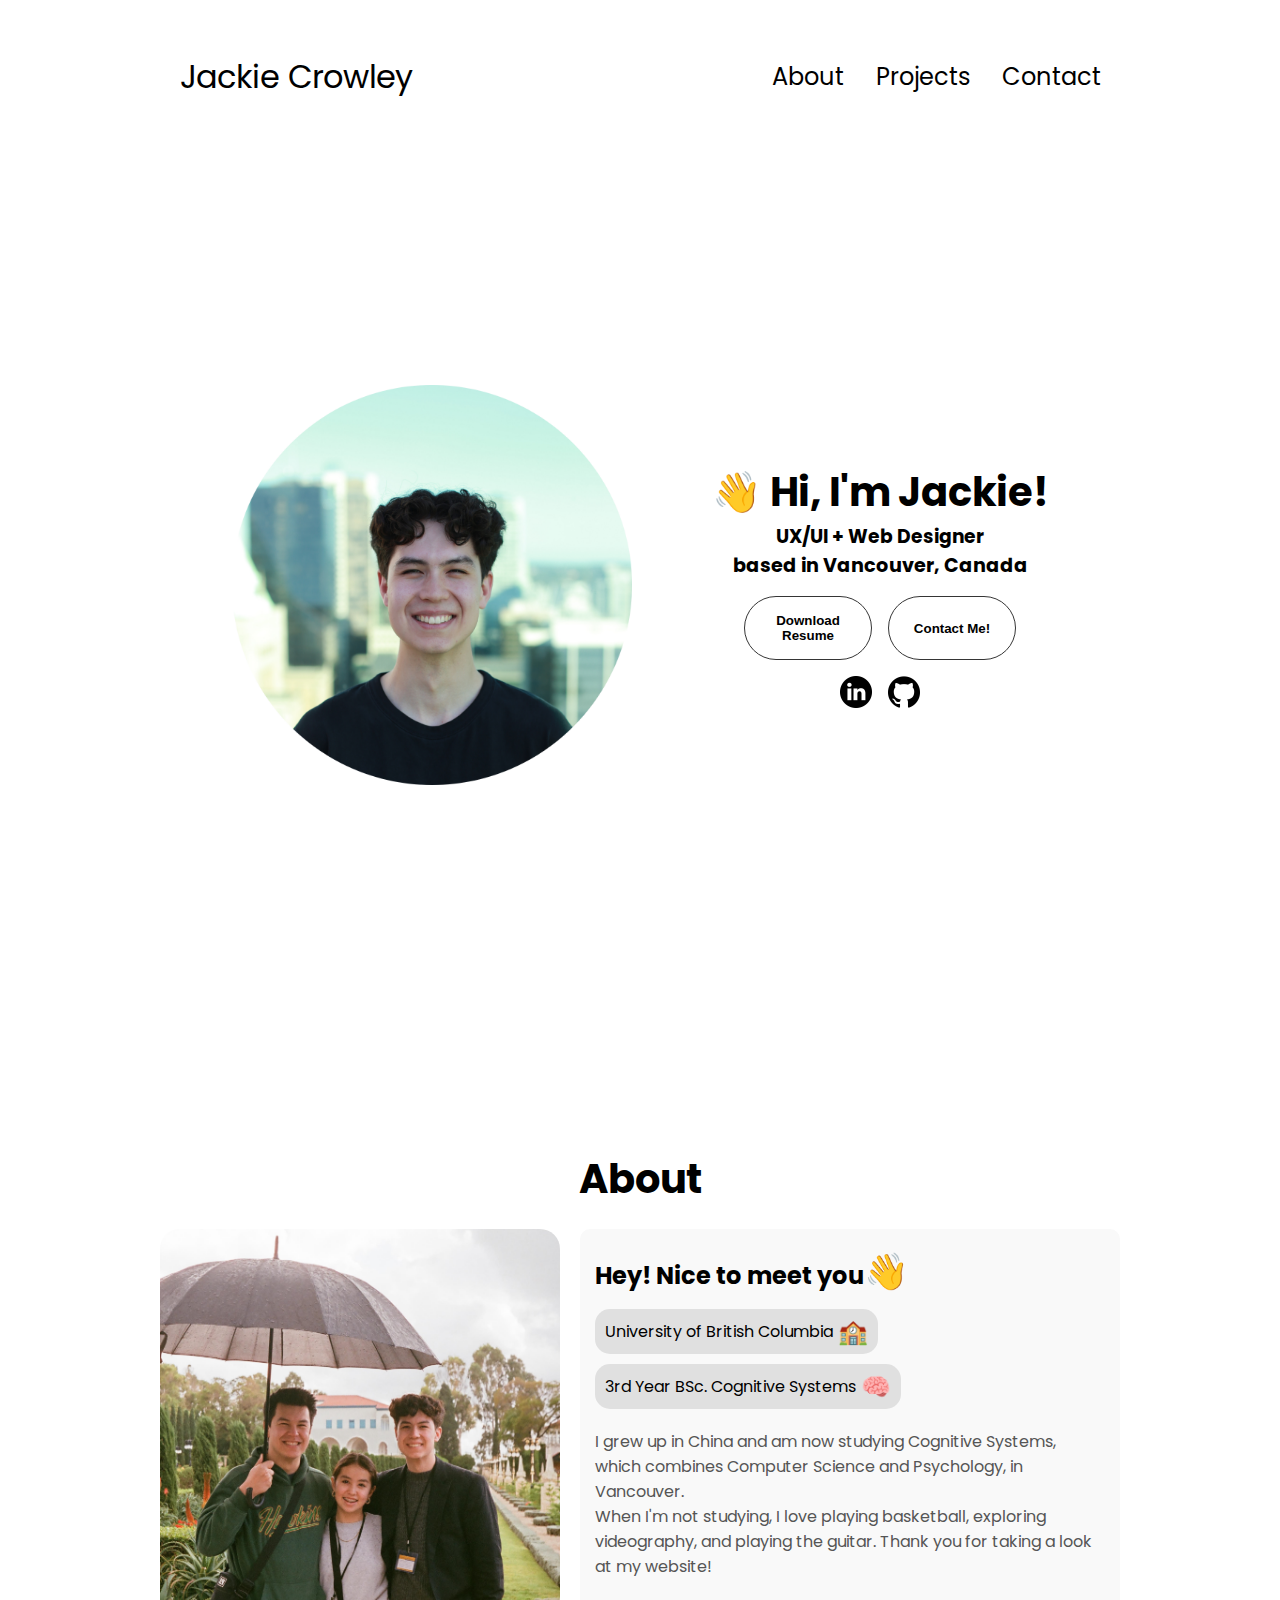
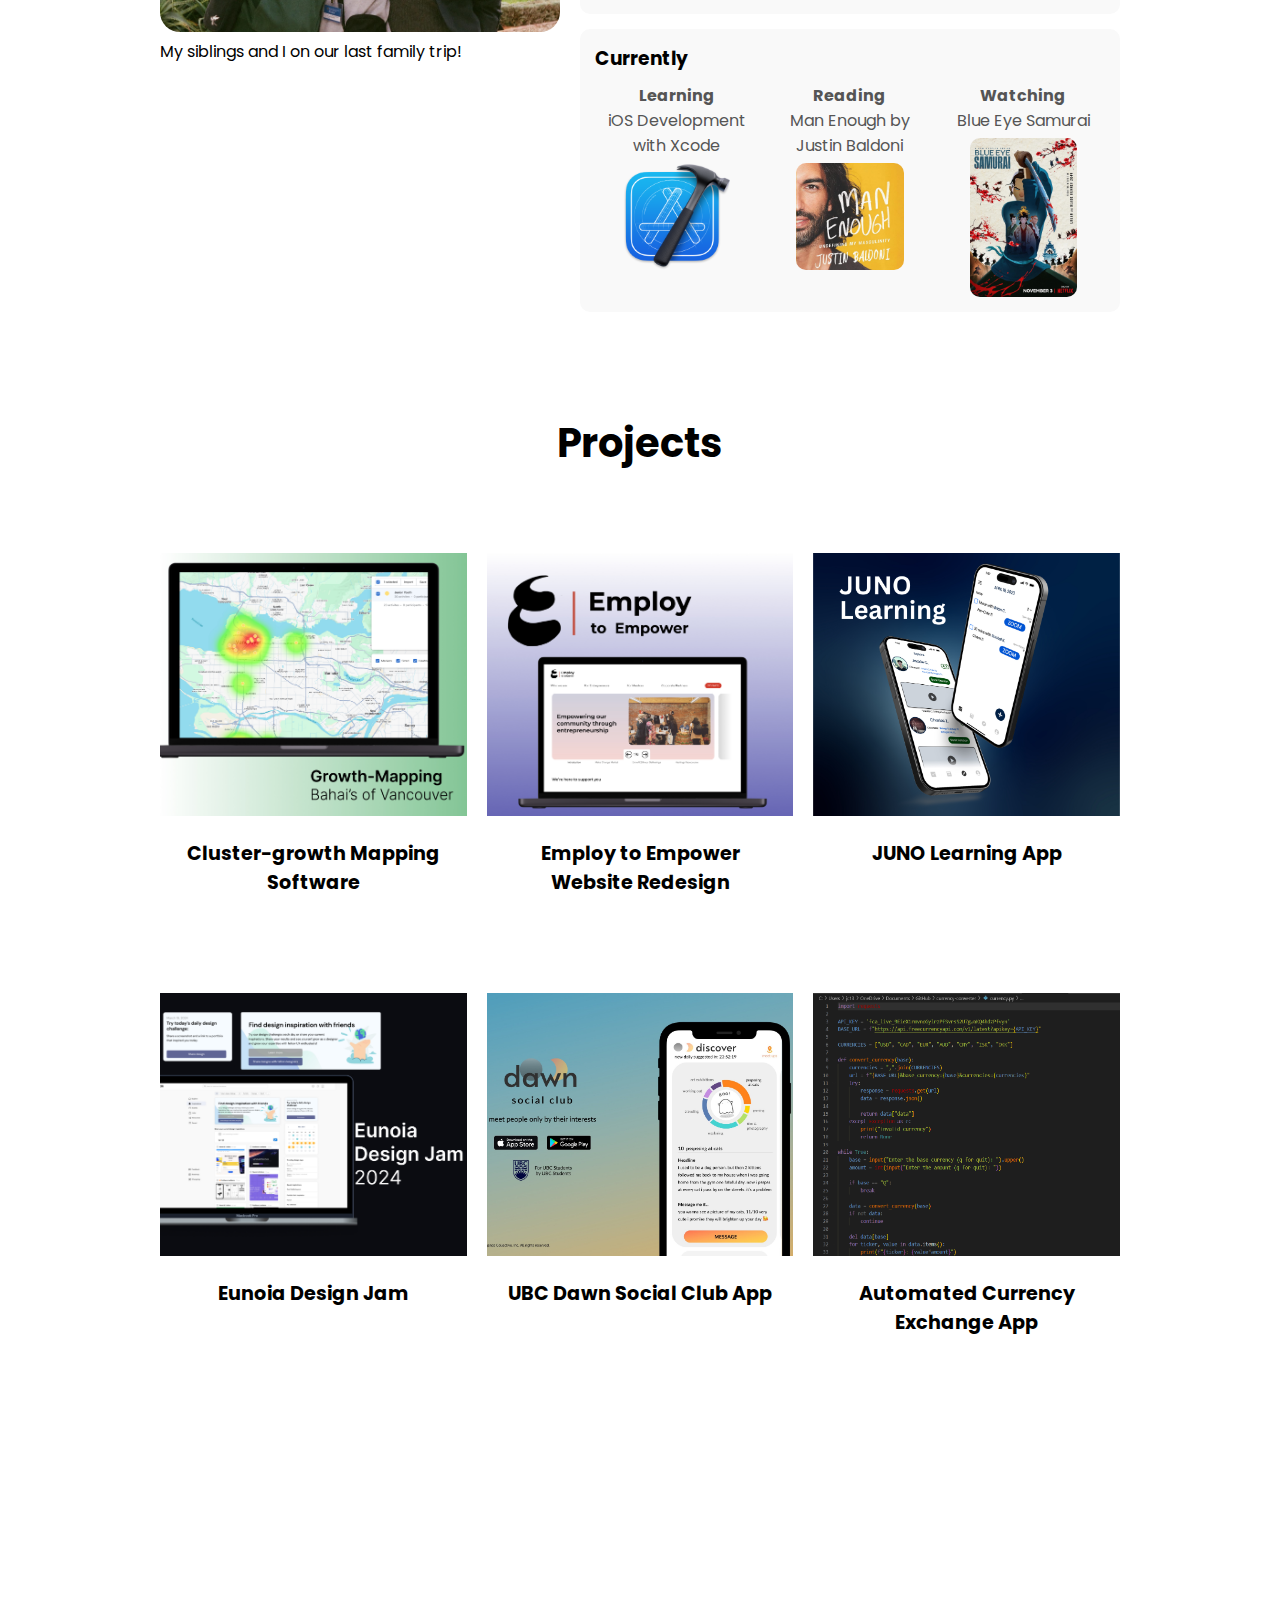
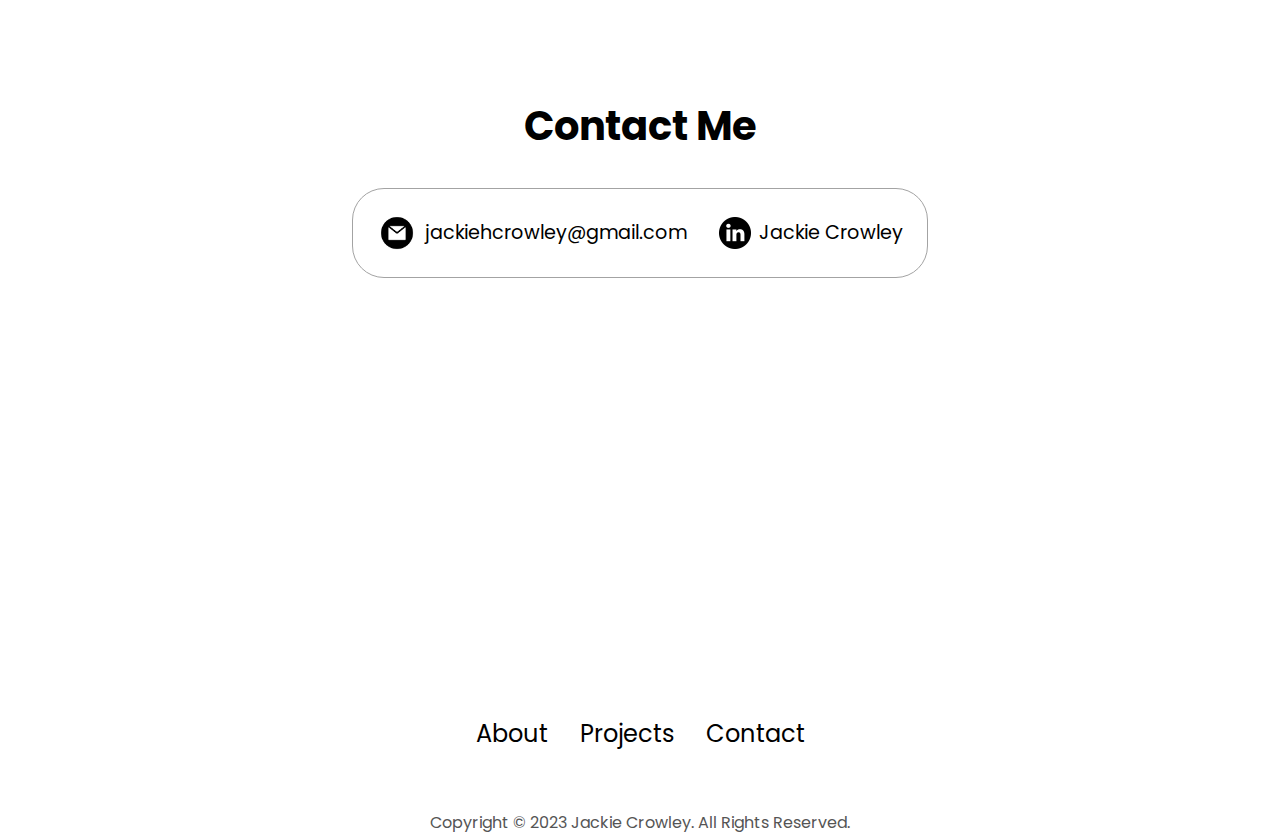
<file: index.html>
<!DOCTYPE html> 
<html lang="en">
<head>
    <meta charset="UTF-8">
    <meta name="viewport" content="width=device-width, initial-scale=1.0">
    <title>Jackie Crowley</title>
    <link rel="stylesheet" href="style.css">
    <link rel="stylesheet" href="mediaqueries.css">
    <link rel="icon" href="favicon.png" type="image/x-icon">
</head>
<body>
    <nav id="desktop-nav">
        <div class="logo"><a href="index.html">Jackie Crowley</a></div>
        <div>
            <ul class="nav-links">
                <li><a href="#about">About</a></li>
                <!--<li><a href="#experience">Experience</a></li>-->
                <li><a href="#projects">Projects</a></li>
                <li><a href="#contact">Contact</a></li>
            </ul>
        </div>
    </nav>
    <nav id="hamburger-nav">
        <div class="logo"><a href="index.html">Jackie Crowley</a></div>
        <div class="hamburger-menu">
          <div class="hamburger-icon" onclick="toggleMenu()">
            <span></span>
            <span></span>
            <span></span>
          </div>
          <div class="menu-links">
            <li><a href="#about" onclick="toggleMenu()">About</a></li>
            <!--<li><a href="#experience" onclick="toggleMenu()">Experience</a></li>-->
            <li><a href="#projects" onclick="toggleMenu()">Projects</a></li>
            <li><a href="#contact" onclick="toggleMenu()">Contact</a></li>
          </div>
        </div>
    </nav>



    <section id="profile">
        <div class="section__pic-container">
        <img src="./assets/pfp.png" alt="Jackie Crowley profile picture"/>
        </div>
        <div class="section__text">
        <h1 class="title">👋 Hi, I'm Jackie!</h1>
        <h3 class="section__text__p1"> UX/UI + Web Designer</h3>
        <h3 class="section__text__p2">based in Vancouver, Canada</h3>
        
        <div class="btn-container">
            <button class="btn btn-color-2" onclick="window.open('./assets/ux_resume.pdf')"> Download Resume </button>
            <button class="btn btn-color-2" onclick="location.href='./#contact'"> Contact Me!</button>
        </div>

        <div id="socials-container">
            <img src="./assets/linkedin.png" alt="My LinkedIn Profile" 
            class="icon" onclick="location.href='https://www.linkedin.com/in/jackiehcrowley/'"/>
            <img src="./assets/github.png" alt="My GitHub Profile" 
            class="icon" onclick="location.href='https://github.com/jhcrowley'"/>
        </div>
        </div>
    </section>

    <section id="about">
    <h1 class="title">About</h1>
    <div class="about-container">
        <div class="profile-pic-container">
            <img src="./assets/sibpic2.jpg" alt="picture with siblings" class="about-pic"/>
            <figcaption class="figcaption">My siblings and I on our last family trip!</figcaption>
        </div>
        <div class="details-container">
            <div class="intro-container">
                <h2>Hey! Nice to meet you<span class="emoji">👋</span></h2>
                <div class="education-container">
                    <div class="rounded-rectangle">University of British Columbia <span class="emoji">🏫</span></div>
                    <div class="rounded-rectangle">3rd Year BSc. Cognitive Systems <span class="emoji">🧠</span></div>
                </div>
                <p class="intro-paragraph">I grew up in China and am now studying Cognitive Systems, which combines Computer Science and Psychology, in Vancouver.<br> 
                  When I'm not studying, I love playing basketball, exploring videography, and playing the guitar. Thank you for taking a look at my website!</p>
            </div>

                <div class="current-activities">
                    <span><h3>Currently</h3></span>
                    <div class="activities-container">
                    <div class="activity">
                      <p class="curractivities"><b>Learning</b><br>iOS Development with Xcode</p>

                      <img src="./assets/xcode.png" alt="Xcode" class="activity-image square-image"/>
                    </div>
                    <div class="activity">
                      <p class="curractivities"><b>Reading</b><br>Man Enough by Justin Baldoni</p>

                      <img src="./assets/manenough.jpg" alt="Man Enough" class="activity-image square-image"/>
                      </div>
                    <div class="activity">
                      <p class="curractivities"><b>Watching</b><br> Blue Eye Samurai</p>

                      <img src="./assets/blueeyesam.jpg" alt="greatest show ever" class="activity-image rectangle-image"/>
                      </div>
                  </div>
            </div>
        </div>
    </div>
</section>


 

    <section id="projects">
      <h1 class="title">Projects</h1>
      <div class="projects-container">
        <!-- Project 4 -->
        <div class="project">
          <div class="project-image-container">
            <img src="./assets/growthmapping.jpg" alt="Project 1" class="project-img" />
            <div class="overlay">
              <div class="project-details">
                <span class="statuscomingsoon">Coming Soon</span>
                <p><b>Role:</b> UX Designer</p>
                <p><b>Skills:</b> UX/UI Design, Project Coordination</p>
                <p><b>Tools:</b> Figma</p>
              </div>
            </div>
          </a>
          </div>
              <h2 class="project-title">Cluster-growth Mapping Software</h2>
            </a>
          </a>
        </div>
    
        <!-- Project 5 -->
        <div class="project">
          <div class="project-image-container">
            <img src="./assets/etecover.jpg" alt="Project 1" class="project-img" />
            <a href="project-five.html" class="project-link">
            <div class="overlay">
              <div class="project-details">
                <span class="statuscomplete">Complete</span>
                <p><b>Role:</b> Web Design Intern</p>
                <p><b>Skills:</b> UX/UI Design, Web Development,<br> Stakeholder interviews</p>
                <p><b>Tools:</b> Figma, Wordpress</p>
              </div>
            </div>
          </a>
          </div>
            <a href="project-five.html" class="project-link">
              <h2 class="project-title">Employ to Empower Website Redesign</h2>
            </a>
          </a>
        </div>
    
        <!-- Project 6 -->
        <div class="project">
          <div class="project-image-container">
            <img src="./assets/junocover1.png" alt="Project 1" class="project-img" />
            <a href="project-one.html" class="project-link">
            <div class="overlay">
              <div class="project-details">
                <span class="statusinprog">In Progress</span>
                <p><b>Role:</b> Founder, Tutor, App Developer</p>
                <p><b>Skills:</b> UI/UX Design, Product Management,<br> App Development in Swift</p>
                <p><b>Tools:</b> Figma, Xcode</p>
              </div>
            </div>
          </a>
          </div>
            <a href="project-one.html" class="project-link">
              <h2 class="project-title">JUNO Learning App</h2>
            </a>
          </a>
        </div>
        </div>
    

      <div class="projects-container">
        <!-- Project 1 -->
        <div class="project">
          <div class="project-image-container">
            <img src="./assets/eunoia.jpg" alt="Project 1" class="project-img" />
            <!-- <a href="project-six.html" class="project-link"> -->
            <div class="overlay">
              <div class="project-details">
                <span class="statuscomingsoon">Coming Soon</span>
                <p><b>Role:</b> Project Team Member</p>
                <p><b>Skills:</b> UX Design, Research, Gamification</p>
                <p><b>Tools:</b> Figma, Canva</p>
              </div>
            </div>
          <!-- </a> -->
          </div>
            <!-- <a href="project-six.html" class="project-link"> -->
              <h2 class="project-title">Eunoia Design Jam</h2>
           <!-- </a> -->
          
        </div>
    
        <!-- Project 2 -->
        <div class="project">
          <div class="project-image-container">
            <img src="./assets/dawncover.jpg" alt="Project 2" class="project-img" />
            <a href="project-two.html" class="project-link">
            <div class="overlay">
              <div class="project-details">
                <span class="statuscomplete">Complete</span>
                <p><b>Role:</b> Software Team Member</p>
                <p><b>Skills:</b> UI/UX Design, Android Development<br> in Java, Team Collaboration, User Feedback</p>
                <p><b>Tools:</b> Figma, IntelliJ, Asana, Mixpanel</p>
              </div>
            </div>
          </a>
          </div>
          <a href="project-two.html" class="project-link">
            <h2 class="project-title">UBC Dawn Social Club App</h2>
          </a>
        </div>
    
        <!-- Project 3 -->
        <div class="project">
          <div class="project-image-container">
            <img src="./assets/currencypy.png" alt="Project 3" class="project-img" />
            <a href="project-three.html" class="project-link">
            <div class="overlay">
              <div class="project-details">
                <span class="statuscomplete">Complete</span>
                <p><b>Role:</b> Project Creator</p>
                <p><b>Skills:</b> Automation with Python, API Usage</p>
                <p><b>Tools:</b> VS Code, freecurrency API</p>
              </div>
            </div>
            </a>
          </div>
          <a href="project-three.html" class="project-link">
            <h2 class="project-title">Automated Currency Exchange App</h2>
          </a>
        </div>
      </div>


    </section>
    








 <section id="contact">
      <h1 class="title">Contact Me</h1>
      <div class="contact-info-upper-container">
        <div class="contact-info-container">
          <img
            src="./assets/email.png"
            alt="Email icon"
            class="icon contact-icon email-icon"
          />
          <p><a href="mailto:jackiehcrowley@gmail.com">jackiehcrowley@gmail.com</a></p>
        </div>
        <div class="contact-info-container">
          <img
            src="./assets/linkedin.png"
            alt="LinkedIn icon"
            class="icon contact-icon"
          />
          <p><a href="https://www.linkedin.com/in/jackiehcrowley/">Jackie Crowley</a></p>
        </div>
      </div>
    </section>


    <footer>
      <nav>
        <div class="nav-links-container">
          <ul class="nav-links">
            <li><a href="#about">About</a></li>
            <li><a href="#projects">Projects</a></li>
            <li><a href="#contact">Contact</a></li>
          </ul>
          <p><a href="love.html"></a></p>
        </div>
       
      </nav>
      <p>Copyright &#169; 2023 Jackie Crowley. All Rights Reserved.</p>
    </footer>
    <script src="script.js"></script>
  </body>
</html>
</file>
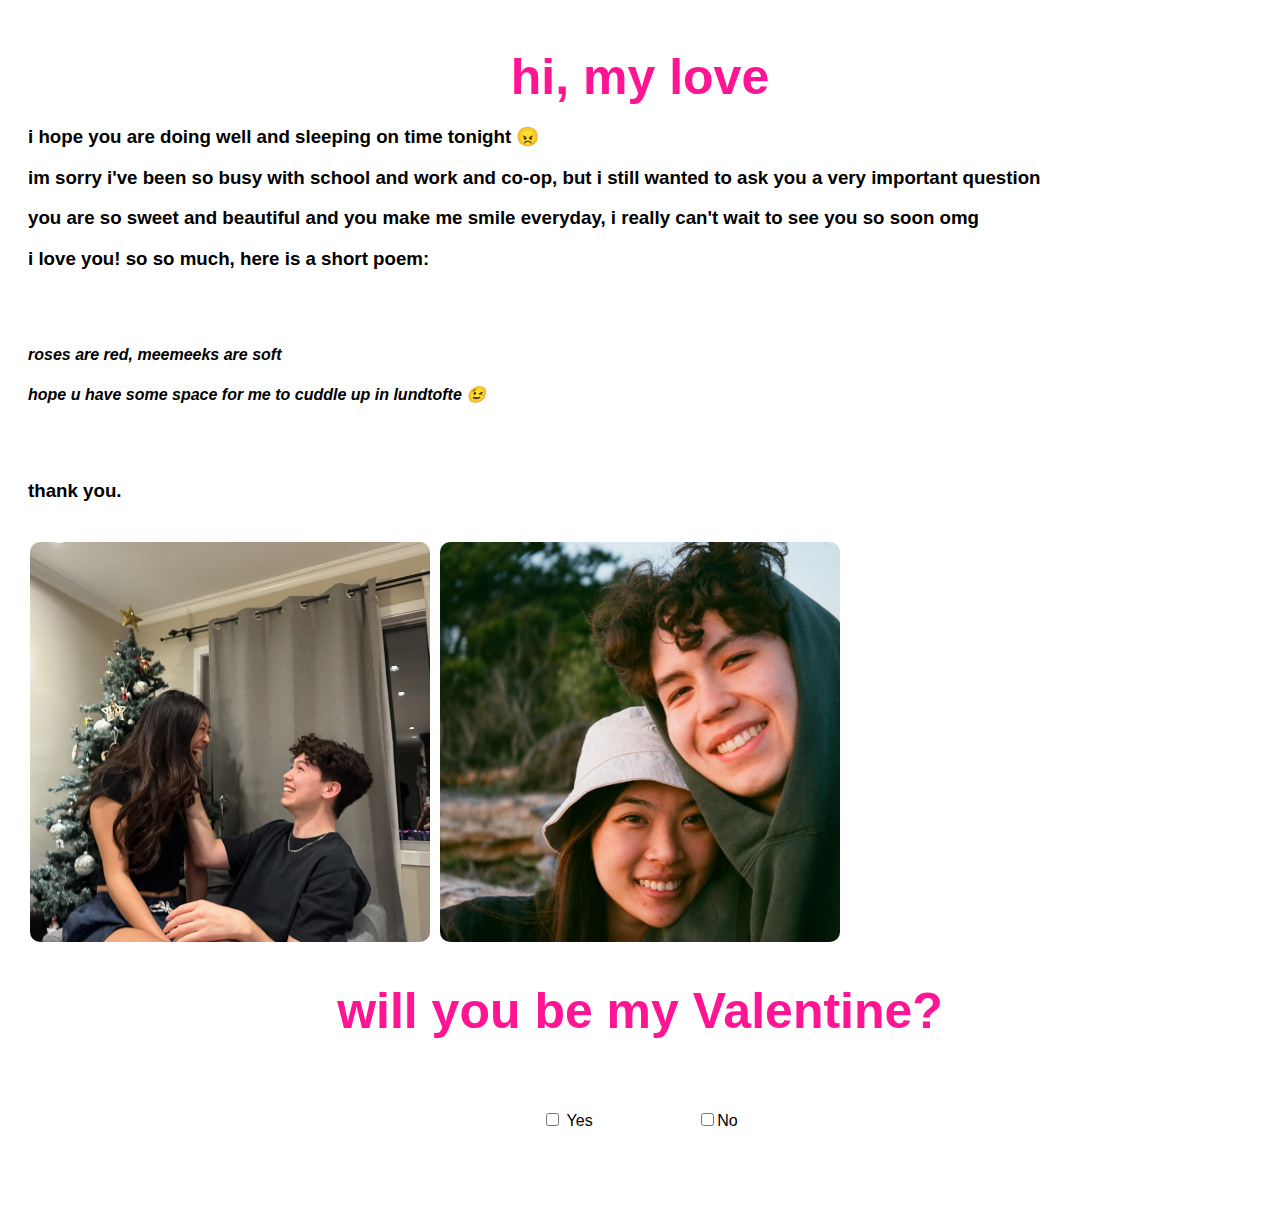
<file: love.html>
<!DOCTYPE html>
<html lang="en">
<head>
    <meta charset="UTF-8">
    <meta name="viewport" content="width=device-width, initial-scale=1.0">
    <title>Valentine's Day</title>
    <link rel="stylesheet" href="style1.css">
</head>
<body>
<h2>hi, my love</h2>

<h3>i hope you are doing well and sleeping on time tonight 😠</h3>
<h3>im sorry i've been so busy with school and work and co-op, but i still wanted to ask you a very important question</h3>
<h3>you are so sweet and beautiful and you make me smile everyday, i really can't wait to see you so soon omg</h3>
<h3>i love you! so so much, here is a short poem:</h3>
<br>
<br>
<h4>roses are red, meemeeks are soft</h3>
<h4>hope u have some space for me to cuddle up in lundtofte 😉</h3>
<br>
<br>
<h3>thank you.</h3>

<div id="photo-gallery">
    <img src="assets/newyears.JPG" class="gallery-img" alt="Us">
    <img src="assets/lovers.jpg" class="gallery-img" alt="Memories">
    <img src="assets/swimmers.JPG" class="gallery-img" alt="Together">
</div>

<h2>will you be my Valentine?</h2>
<form id="valentineForm">
    <label>
        <input type="checkbox" name="yes" id="yesCheckbox"> Yes
    </label>
    <label>
        <input type="checkbox" name="no" id="noCheckbox"><span>No</span>
    </label>
</form>

<script src="script1.js"></script>
</body>
</html>
</file>
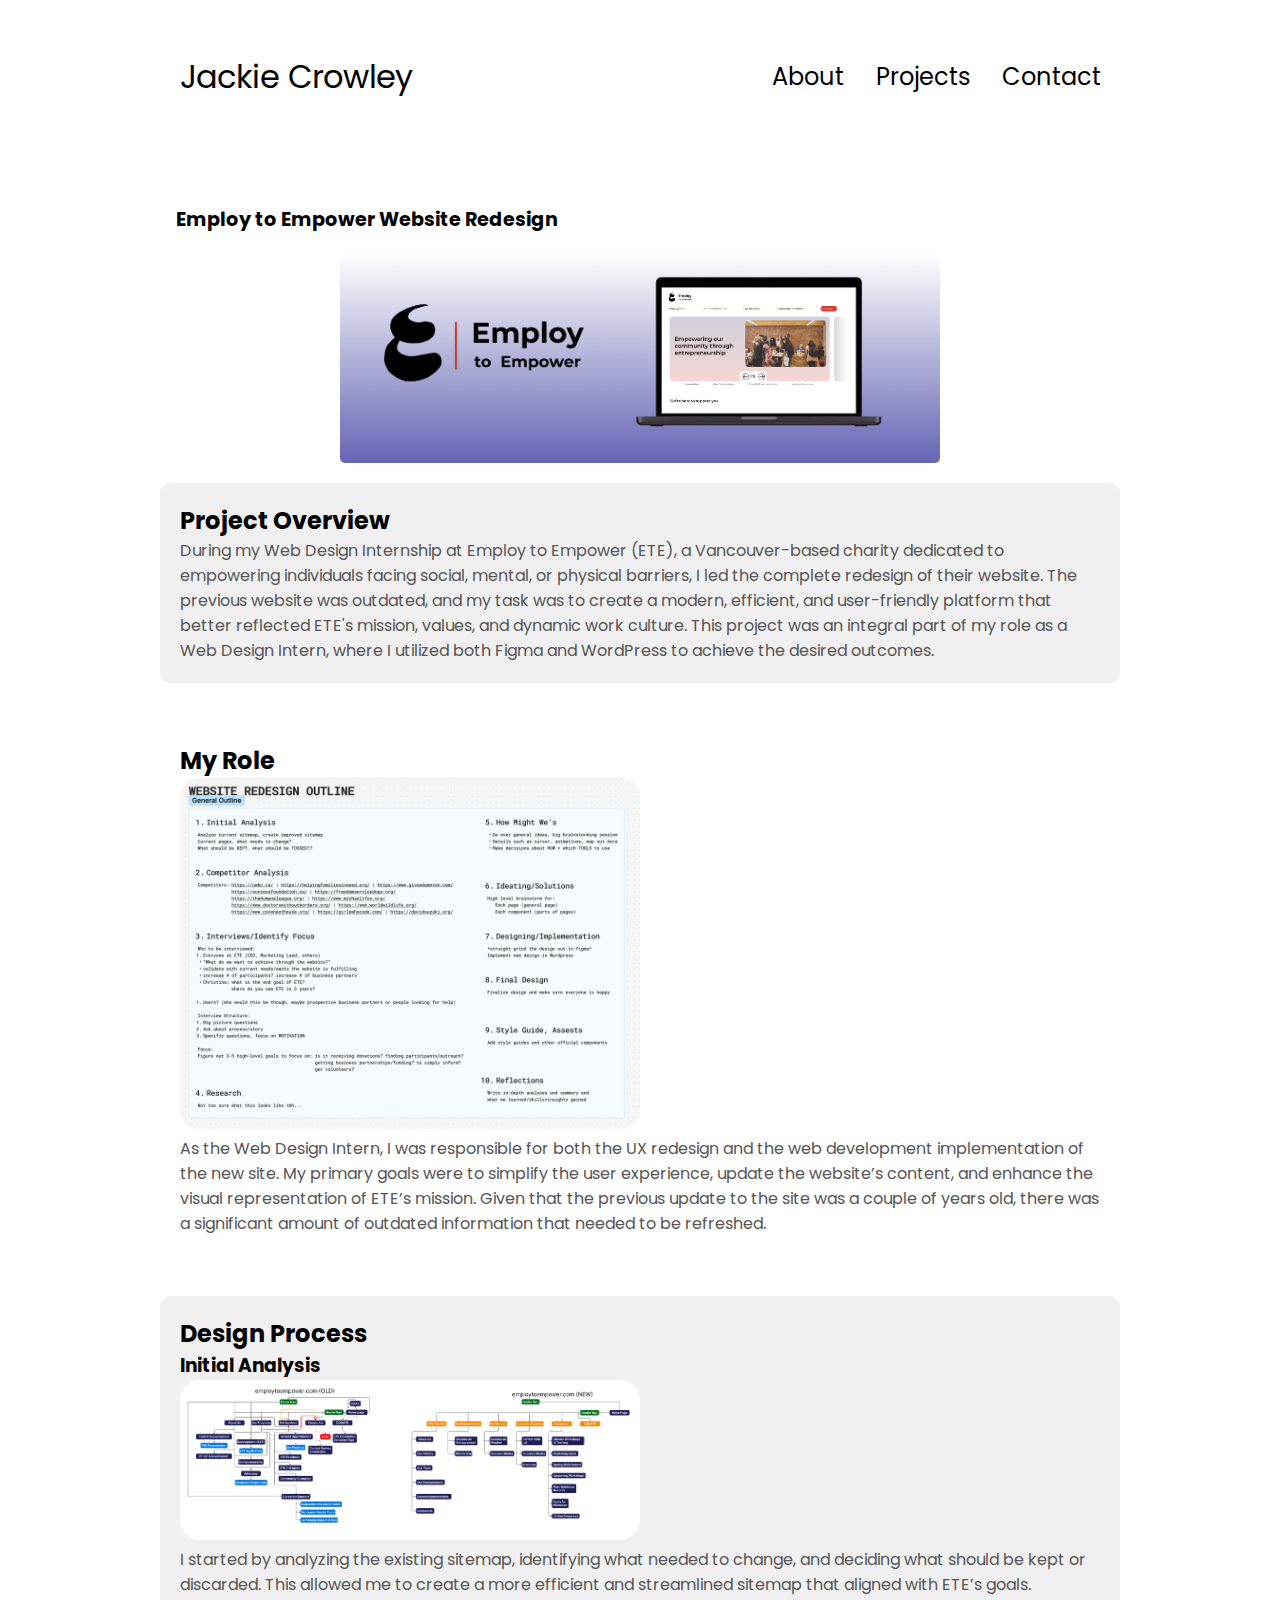
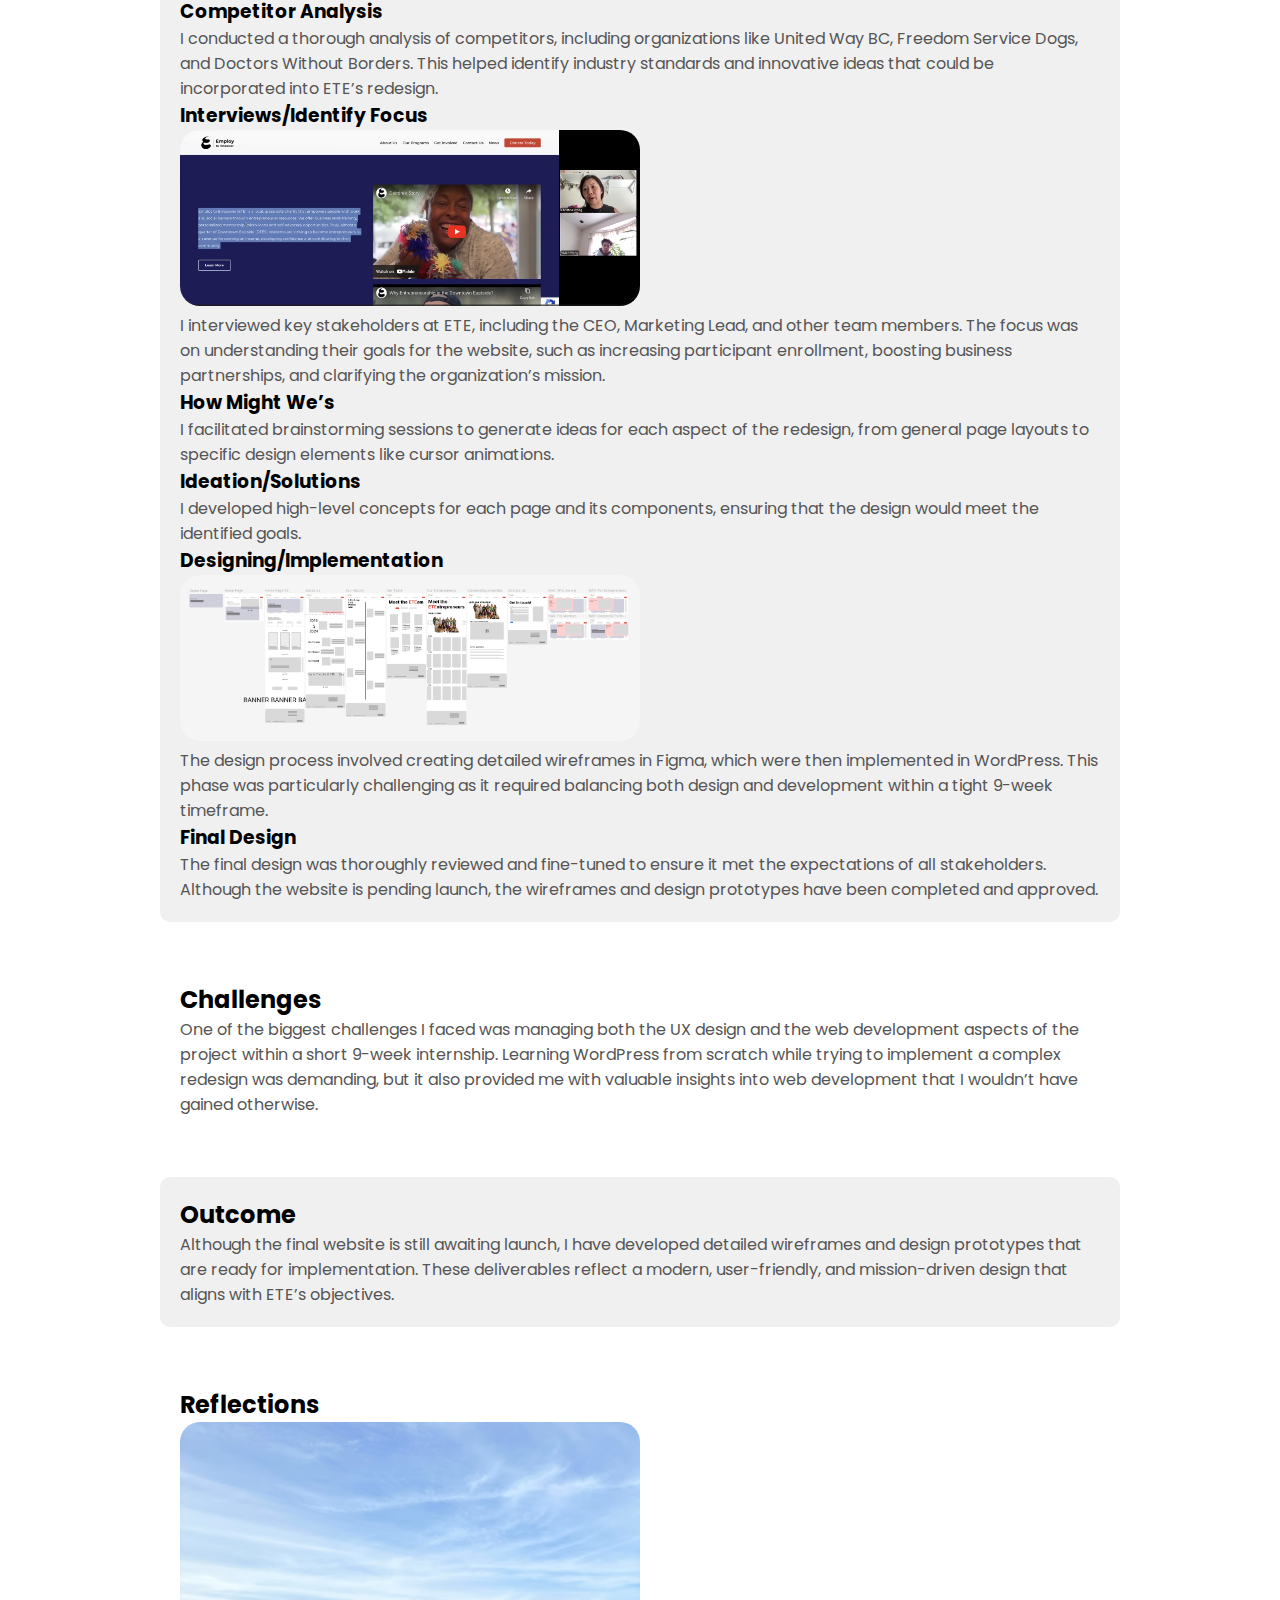
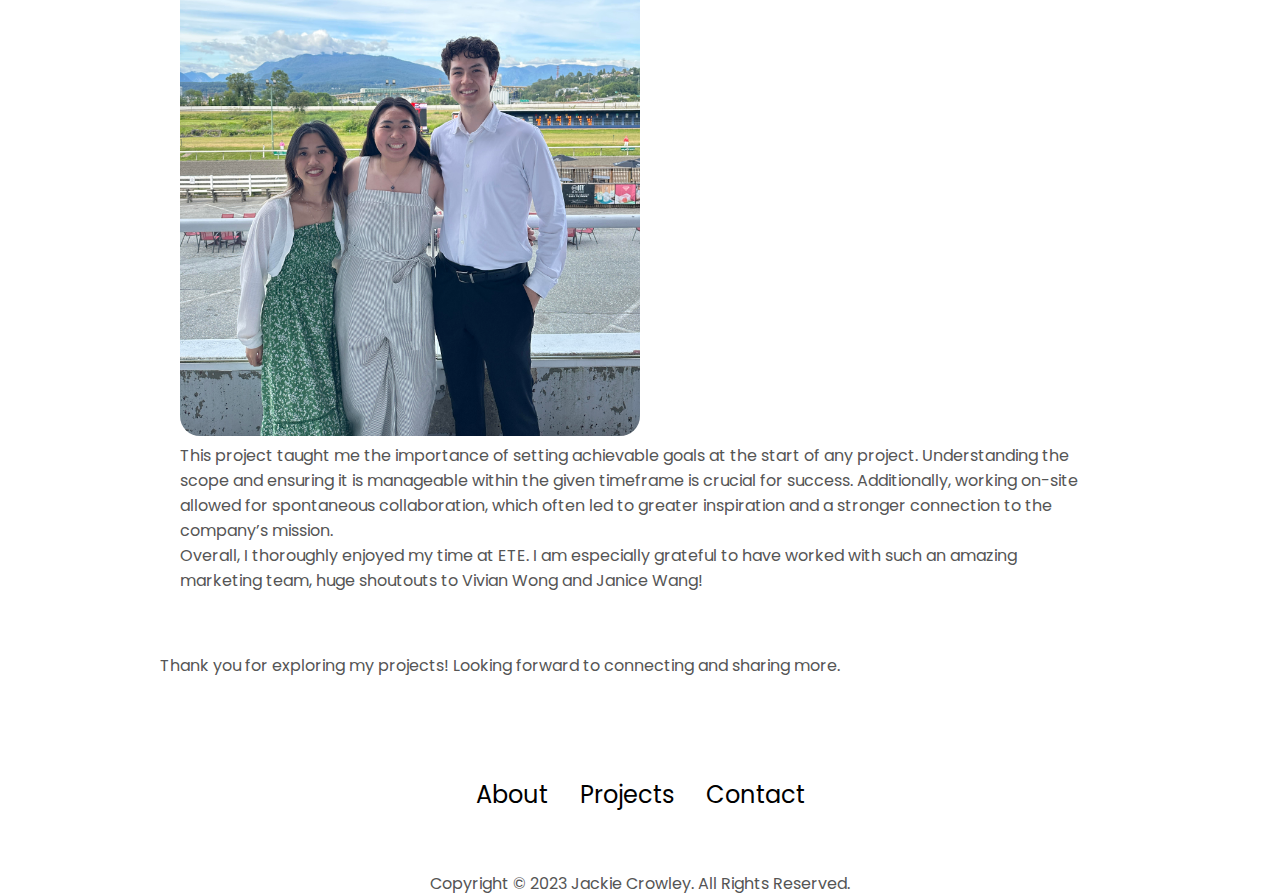
<file: project-five.html>
<!DOCTYPE html> 
<html lang="en">
<head>
    <meta charset="UTF-8">
    <meta name="viewport" content="width=device-width, initial-scale=1.0">
    <title>Jackie Crowley</title>
    <link rel="stylesheet" href="style.css">
    <link rel="stylesheet" href="mediaqueries.css">
</head>
<body>
    <nav id="desktop-nav">
        <div class="logo"><a href="index.html">Jackie Crowley</a></div>
        <div>
            <ul class="nav-links">
                <li><a href="index.html#about">About</a></li>
                <!--<li><a href="#experience">Experience</a></li>-->
                <li><a href="index.html#projects">Projects</a></li>
                <li><a href="index.html#contact">Contact</a></li>
            </ul>
        </div>
    </nav>
    <nav id="hamburger-nav">
        <div class="logo"><a href="index.html">Jackie Crowley</a></div>
        <div class="hamburger-menu">
          <div class="hamburger-icon" onclick="toggleMenu()">
            <span></span>
            <span></span>
            <span></span>
          </div>
          <div class="menu-links">
            <li><a href="index.html#about" onclick="toggleMenu()">About</a></li>
            <!--<li><a href="#experience" onclick="toggleMenu()">Experience</a></li>-->
            <li><a href="index.html#projects" onclick="toggleMenu()">Projects</a></li>
            <li><a href="index.html#contact" onclick="toggleMenu()">Contact</a></li>
          </div>
        </div>
    </nav>

    <!-- Unique Project Content -->
<section id="ete-redesign">
  <h1 class="project-title">Employ to Empower Website Redesign</h1>
  <img src="assets/ete-web-redesign.jpg" alt="Employ to Empower Logo" class="logo-image"/>

  <!-- Project Overview Section -->
  <div class="section overview" id="overview">
      <h2>Project Overview</h2>
      
      <p>During my Web Design Internship at Employ to Empower (ETE), a Vancouver-based charity dedicated to empowering individuals facing social, mental, or physical barriers, I led the complete redesign of their website. The previous website was outdated, and my task was to create a modern, efficient, and user-friendly platform that better reflected ETE's mission, values, and dynamic work culture. This project was an integral part of my role as a Web Design Intern, where I utilized both Figma and WordPress to achieve the desired outcomes.</p>
  </div>

  <!-- My Role Section -->
  <div class="section role" id="role">
      <h2>My Role</h2>
      <img src="assets/ete-design-process.png" alt="Design Process" class="project-image"/>
      <p>As the Web Design Intern, I was responsible for both the UX redesign and the web development implementation of the new site. My primary goals were to simplify the user experience, update the website’s content, and enhance the visual representation of ETE’s mission. Given that the previous update to the site was a couple of years old, there was a significant amount of outdated information that needed to be refreshed.</p>
  </div>

  <!-- Design Process Section -->
  <div class="section design-process" id="design-process">
      <h2>Design Process</h2>

      <h3>Initial Analysis</h3>
      <img src="assets/ete-new-sitemap.png" alt="New Sitemap" class="project-image"/>
      <p>I started by analyzing the existing sitemap, identifying what needed to change, and deciding what should be kept or discarded. This allowed me to create a more efficient and streamlined sitemap that aligned with ETE’s goals.</p>

      <h3>Competitor Analysis</h3>
      
      <p>I conducted a thorough analysis of competitors, including organizations like United Way BC, Freedom Service Dogs, and Doctors Without Borders. This helped identify industry standards and innovative ideas that could be incorporated into ETE’s redesign.</p>

      <h3>Interviews/Identify Focus</h3>
      <img src="assets/ete-interviews.png" alt="Stakeholder Interviews" class="project-image"/>
      <p>I interviewed key stakeholders at ETE, including the CEO, Marketing Lead, and other team members. The focus was on understanding their goals for the website, such as increasing participant enrollment, boosting business partnerships, and clarifying the organization’s mission.</p>

      <h3>How Might We’s</h3>
     
      <p>I facilitated brainstorming sessions to generate ideas for each aspect of the redesign, from general page layouts to specific design elements like cursor animations.</p>

      <h3>Ideation/Solutions</h3>
      
      <p>I developed high-level concepts for each page and its components, ensuring that the design would meet the identified goals.</p>

      <h3>Designing/Implementation</h3>
      <a href="https://www.figma.com/design/aSe482zbVvbdsDLh68etAz/ETE-Redesign-Wireframes?node-id=0-1&t=R8hEml8VxXon2Jmz-1" >
        <img src="assets/ete-wireframes.png" alt="Wireframes" class="project-image"/> </a>
      <p>The design process involved creating detailed wireframes in Figma, which were then implemented in WordPress. This phase was particularly challenging as it required balancing both design and development within a tight 9-week timeframe.</p>

      <h3>Final Design</h3>
      
      <p>The final design was thoroughly reviewed and fine-tuned to ensure it met the expectations of all stakeholders. Although the website is pending launch, the wireframes and design prototypes have been completed and approved.</p>
  </div>

  <!-- Challenges Section -->
  <div class="section challenges" id="challenges">
      <h2>Challenges</h2>
      
      <p>One of the biggest challenges I faced was managing both the UX design and the web development aspects of the project within a short 9-week internship. Learning WordPress from scratch while trying to implement a complex redesign was demanding, but it also provided me with valuable insights into web development that I wouldn’t have gained otherwise.</p>
  </div>

  <!-- Outcome Section -->
  <div class="section outcome" id="outcome">
      <h2>Outcome</h2>
      
      <p>Although the final website is still awaiting launch, I have developed detailed wireframes and design prototypes that are ready for implementation. These deliverables reflect a modern, user-friendly, and mission-driven design that aligns with ETE’s objectives.</p>
  </div>

  <!-- Reflections Section -->
  <div class="section reflections" id="reflections">
      <h2>Reflections</h2>
      <img src="assets/ete-team-collaboration.jpeg" alt="Team Collaboration" class="project-image"/>
      <p>This project taught me the importance of setting achievable goals at the start of any project. Understanding the scope and ensuring it is manageable within the given timeframe is crucial for success. Additionally, working on-site allowed for spontaneous collaboration, which often led to greater inspiration and a stronger connection to the company’s mission.
        <br>
        Overall, I thoroughly enjoyed my time at ETE. I am especially grateful to have worked with such an amazing marketing team, huge shoutouts to Vivian Wong and Janice Wang!
      </p>
  </div>

  <p class="closing-remark">Thank you for exploring my projects! Looking forward to connecting and sharing more.</p>
</section>


    <!-- Footer (same as your main page) -->
    <footer>
        <nav>
          <div class="nav-links-container">
            <ul class="nav-links">
              <li><a href="index.html#about">About</a></li>
              <li><a href="index.html#projects">Projects</a></li>
              <li><a href="index.html#contact">Contact</a></li>
            </ul>
          </div>
        </nav>
        <p>Copyright &#169; 2023 Jackie Crowley. All Rights Reserved.</p>
      </footer>
      <script src="script.js"></script>
</body>
</html>
</file>
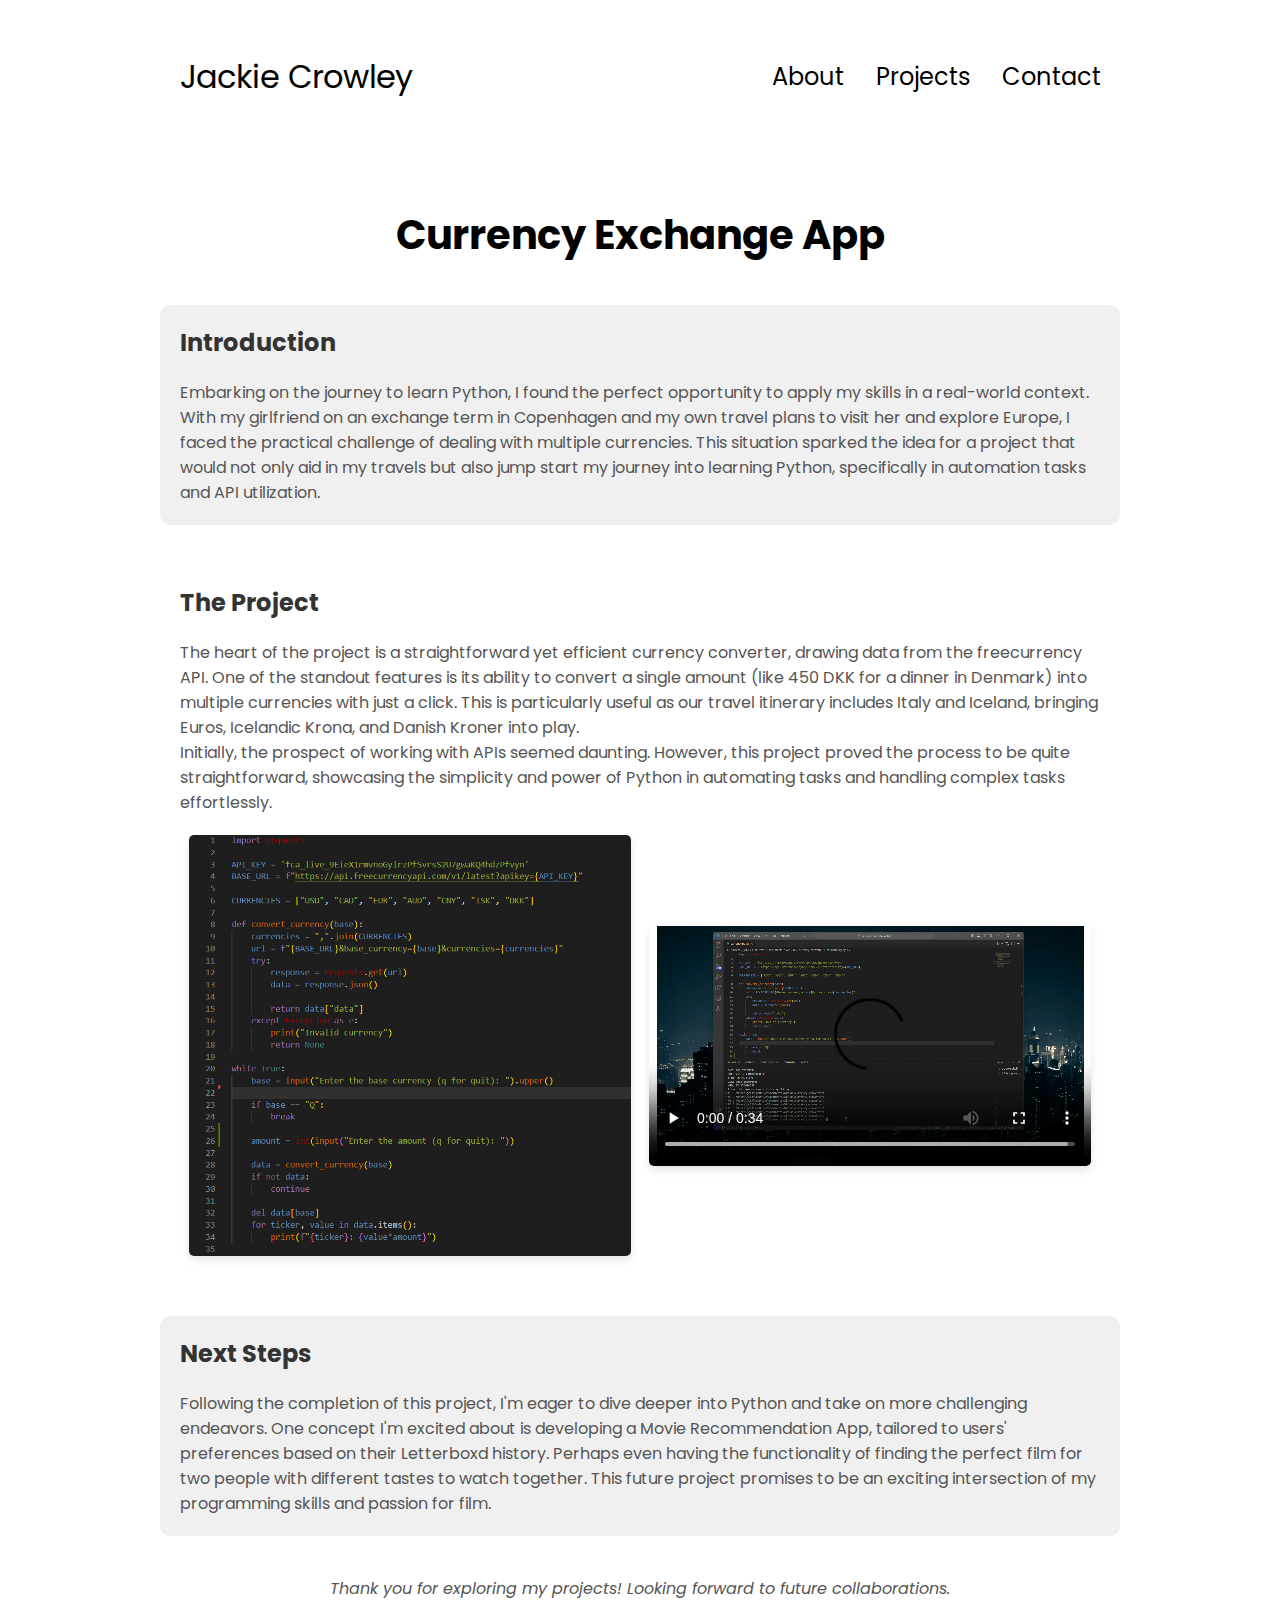
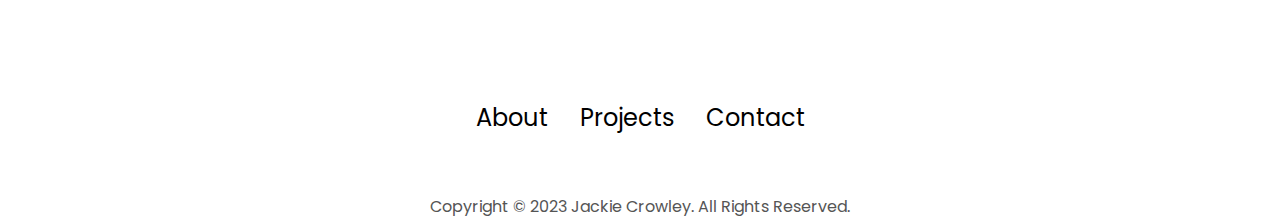
<file: project-four.html>
<!DOCTYPE html> 
<html lang="en">
<head>
    <meta charset="UTF-8">
    <meta name="viewport" content="width=device-width, initial-scale=1.0">
    <title>Jackie Crowley</title>
    <link rel="stylesheet" href="style.css">
    <link rel="stylesheet" href="mediaqueries.css">
</head>
<body>
    <nav id="desktop-nav">
        <div class="logo"><a href="index.html">Jackie Crowley</a></div>
        <div>
            <ul class="nav-links">
                <li><a href="index.html#about">About</a></li>
                <!--<li><a href="#experience">Experience</a></li>-->
                <li><a href="index.html#projects">Projects</a></li>
                <li><a href="index.html#contact">Contact</a></li>
            </ul>
        </div>
    </nav>
    <nav id="hamburger-nav">
        <div class="logo"><a href="index.html">Jackie Crowley</a></div>
        <div class="hamburger-menu">
          <div class="hamburger-icon" onclick="toggleMenu()">
            <span></span>
            <span></span>
            <span></span>
          </div>
          <div class="menu-links">
            <li><a href="index.html#about" onclick="toggleMenu()">About</a></li>
            <!--<li><a href="#experience" onclick="toggleMenu()">Experience</a></li>-->
            <li><a href="index.html#projects" onclick="toggleMenu()">Projects</a></li>
            <li><a href="index.html#contact" onclick="toggleMenu()">Contact</a></li>
          </div>
        </div>
    </nav>

    <!-- Unique Project Content -->
    <section id="currency-exchange-app">
      <h1 class="project-title">Currency Exchange App</h1>

      <!-- Introduction Section -->
      <div class="section introduction" id="introduction">
          <h2>Introduction</h2>
          <p>Embarking on the journey to learn Python, I found the perfect opportunity to apply my skills in a real-world context. With my girlfriend on an exchange term in Copenhagen and my own travel plans to visit her and explore Europe, I faced the practical challenge of dealing with multiple currencies. This situation sparked the idea for a project that would not only aid in my travels but also jump start my journey into learning Python, specifically in automation tasks and API utilization.</p>
          <!-- Placeholder for an image if needed -->
          <!-- <img src="path-to-introduction-image.jpg" alt="Introduction Image" class="project-image"/> -->
      </div>

      <!-- The Project Section -->
      <div class="section project-details" id="project-details">
          <h2>The Project</h2>
          <p>The heart of the project is a straightforward yet efficient currency converter, drawing data from the freecurrency API. One of the standout features is its ability to convert a single amount (like 450 DKK for a dinner in Denmark) into multiple currencies with just a click. This is particularly useful as our travel itinerary includes Italy and Iceland, bringing Euros, Icelandic Krona, and Danish Kroner into play.</p>
          <p>Initially, the prospect of working with APIs seemed daunting. However, this project proved the process to be quite straightforward, showcasing the simplicity and power of Python in automating tasks and handling complex tasks effortlessly.</p>
          <div class="media-container">
            <img src="assets/screenshotcode.png" alt="Code Screenshot" class="code-image"/>
            <video class="app-video" controls>
                <source src="assets/video1.mp4" type="video/mp4">
                Your browser does not support the video tag.
            </video>
        </div>
      </div>

      <!-- Next Steps Section -->
      <div class="section next-steps" id="next-steps">
          <h2>Next Steps</h2>
          <p>Following the completion of this project, I'm eager to dive deeper into Python and take on more challenging endeavors. One concept I'm excited about is developing a Movie Recommendation App, tailored to users' preferences based on their Letterboxd history. Perhaps even having the functionality of finding the perfect film for two people with different tastes to watch together. This future project promises to be an exciting intersection of my programming skills and passion for film.</p>
      </div>

      <p class="closing-remark">Thank you for exploring my projects! Looking forward to future collaborations.</p>
  </section>

    <!-- Footer (same as your main page) -->
    <footer>
        <nav>
          <div class="nav-links-container">
            <ul class="nav-links">
              <li><a href="index.html#about">About</a></li>
              <li><a href="index.html#projects">Projects</a></li>
              <li><a href="index.html#contact">Contact</a></li>
            </ul>
          </div>
        </nav>
        <p>Copyright &#169; 2023 Jackie Crowley. All Rights Reserved.</p>
      </footer>
      <script src="script.js"></script>
</body>
</html>
</file>
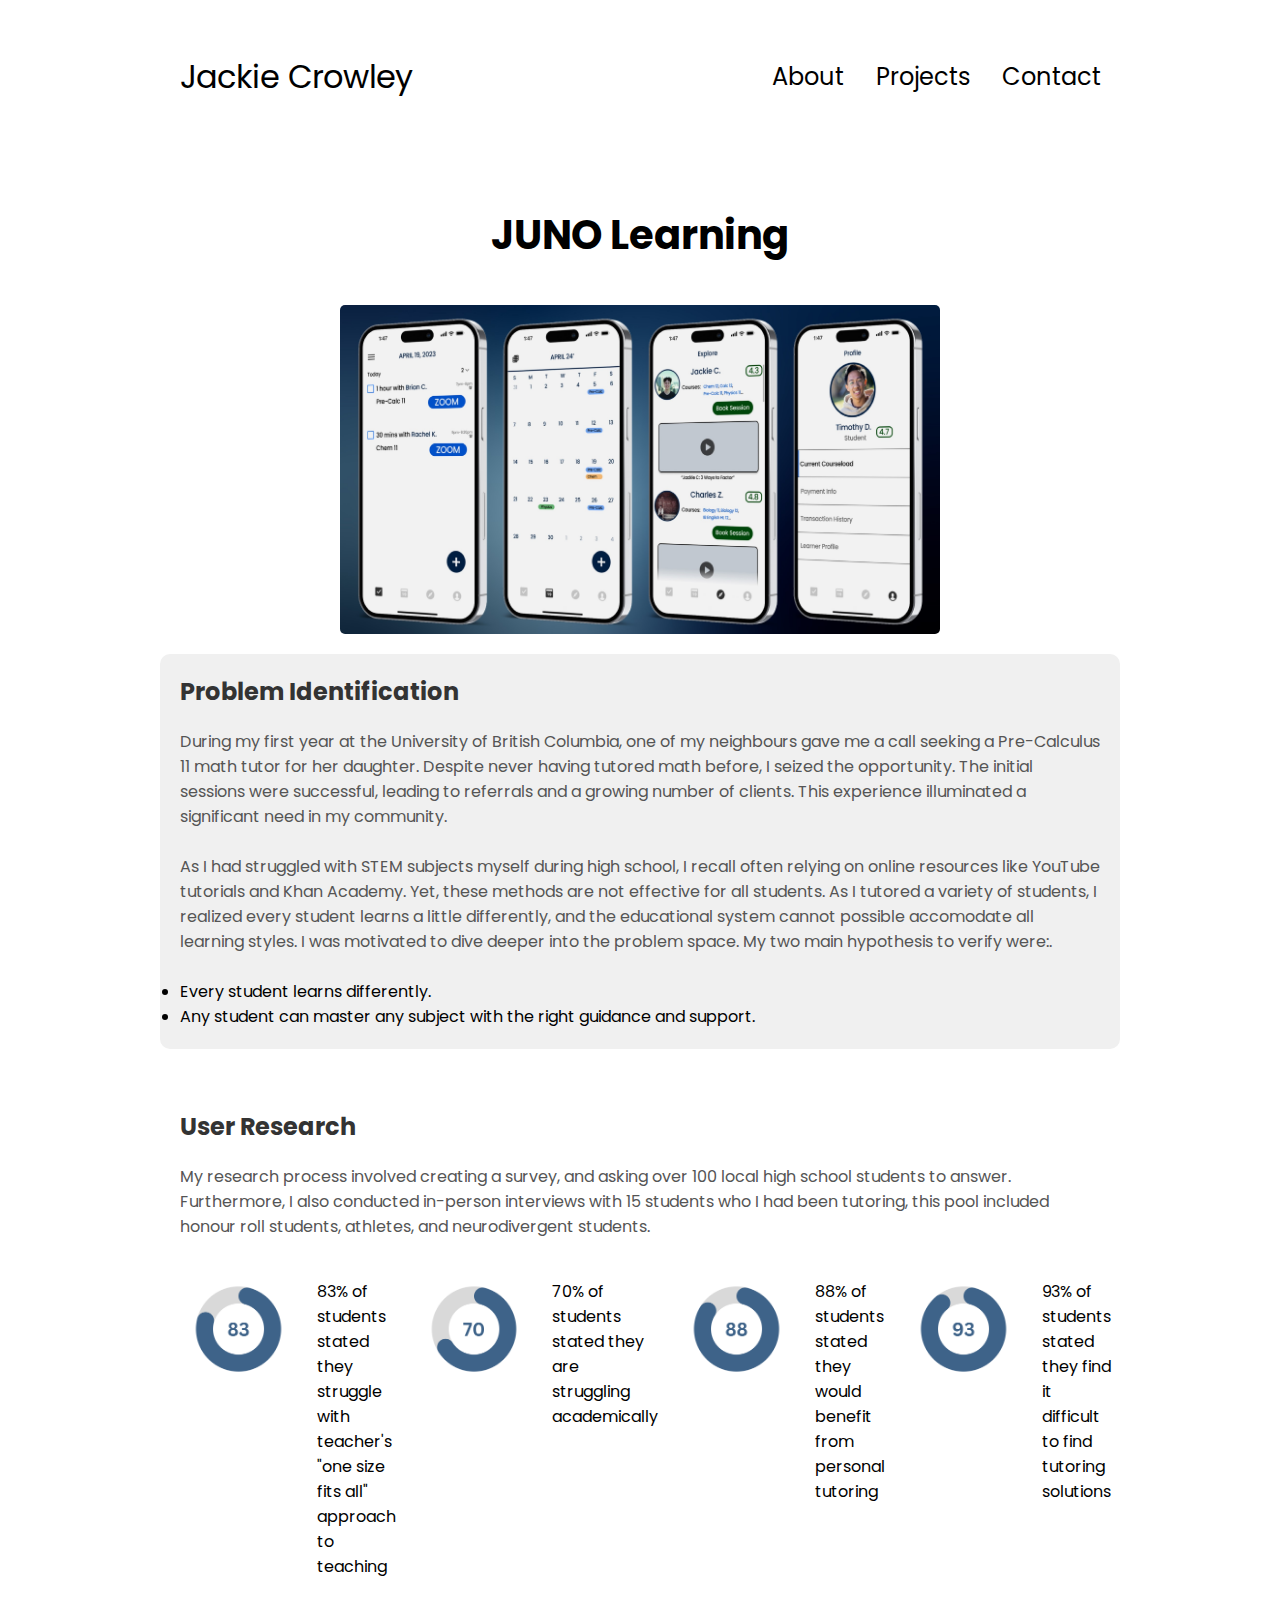
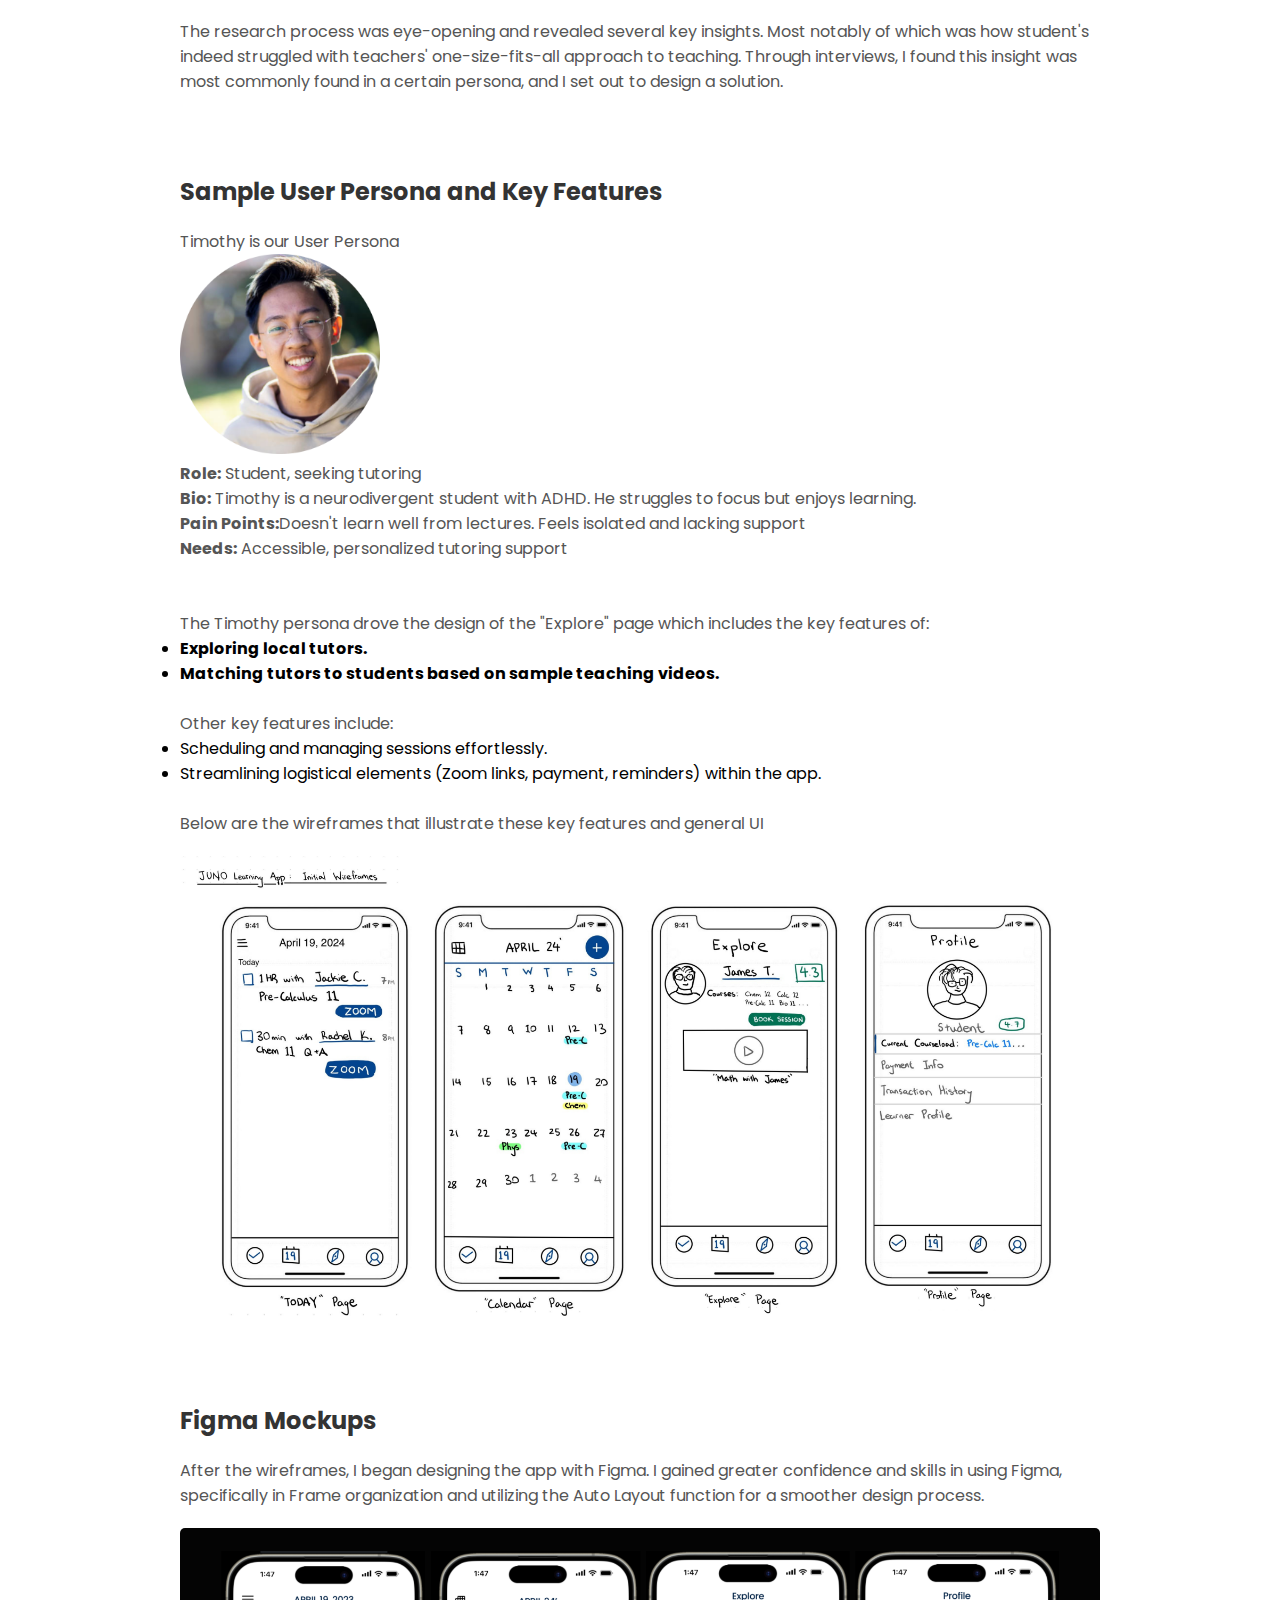
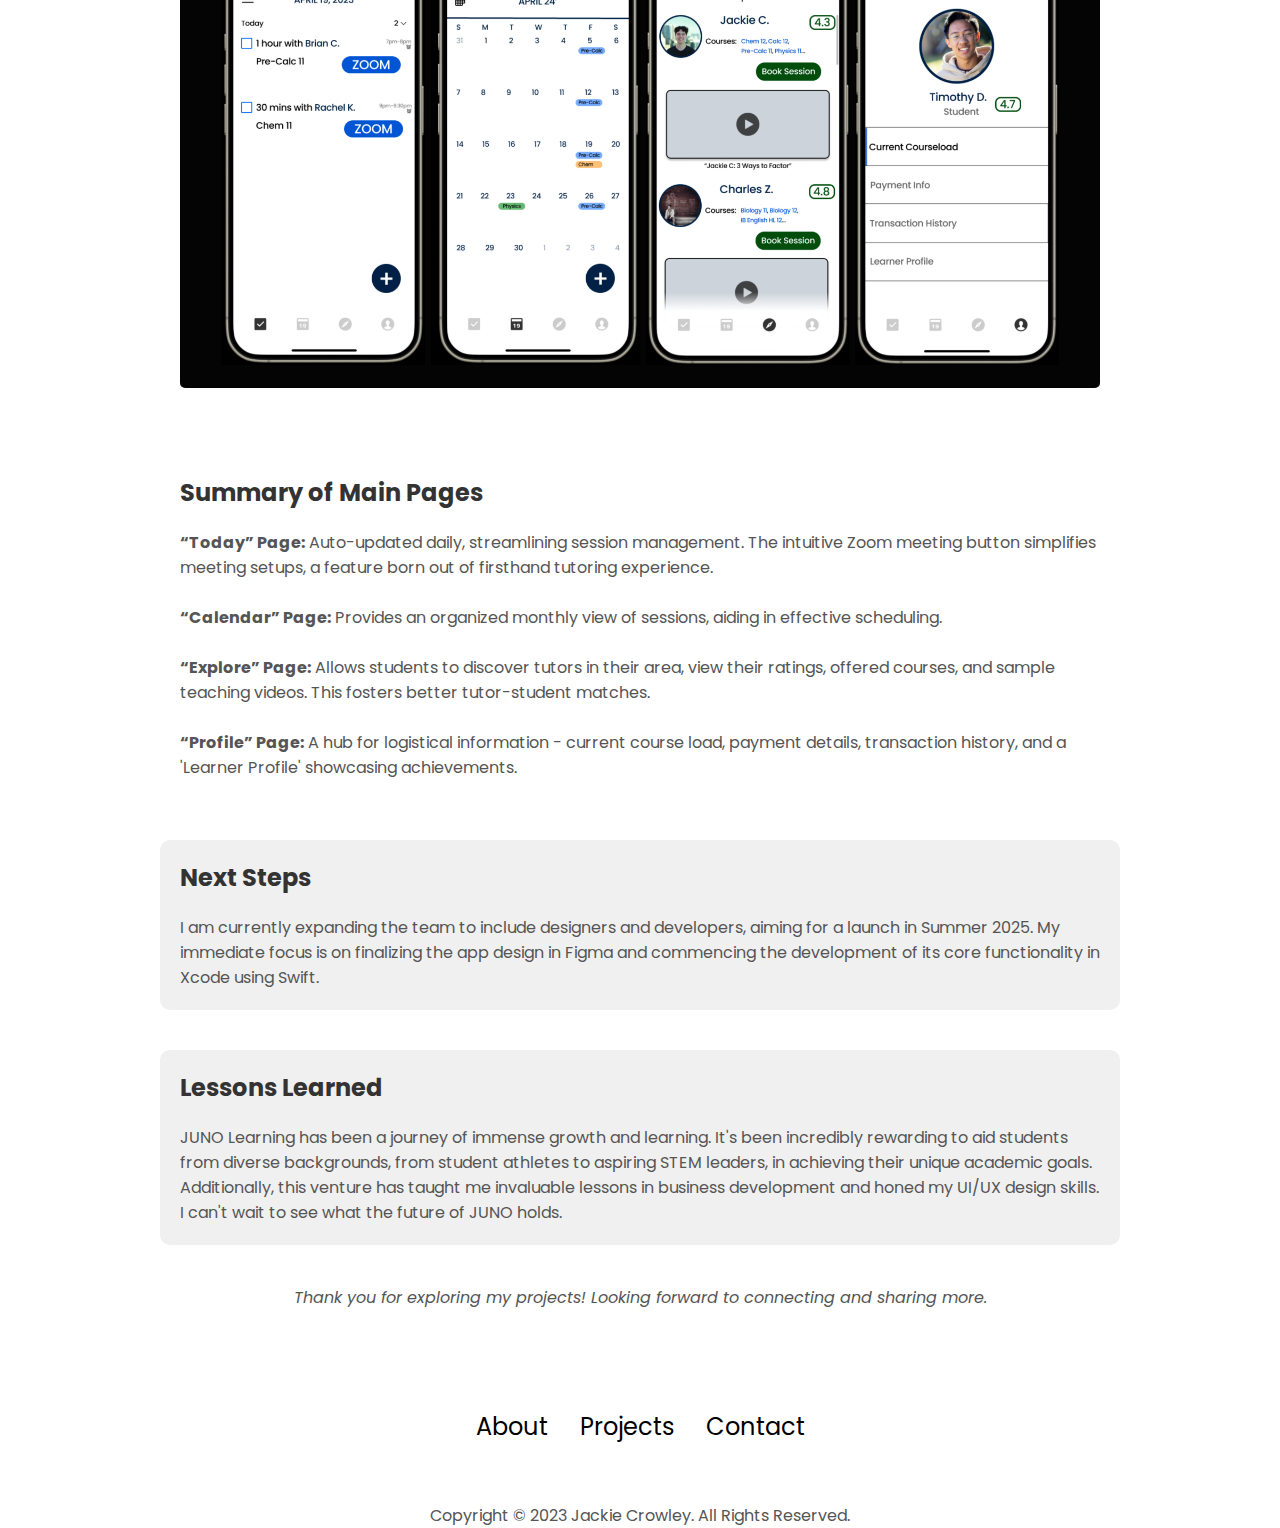
<file: project-one.html>
<!DOCTYPE html> 
<html lang="en">
<head>
    <meta charset="UTF-8">
    <meta name="viewport" content="width=device-width, initial-scale=1.0">
    <title>Jackie Crowley</title>
    <link rel="stylesheet" href="style.css">
    <link rel="stylesheet" href="mediaqueries.css">
</head>
<body>
    <nav id="desktop-nav">
        <div class="logo"><a href="index.html">Jackie Crowley</a></div>
        <div>
            <ul class="nav-links">
                <li><a href="index.html#about">About</a></li>
                <!--<li><a href="#experience">Experience</a></li>-->
                <li><a href="index.html#projects">Projects</a></li>
                <li><a href="index.html#contact">Contact</a></li>
            </ul>
        </div>
    </nav>
    <nav id="hamburger-nav">
        <div class="logo"><a href="index.html">Jackie Crowley</a></div>
        <div class="hamburger-menu">
          <div class="hamburger-icon" onclick="toggleMenu()">
            <span></span>
            <span></span>
            <span></span>
          </div>
          <div class="menu-links">
            <li><a href="index.html#about" onclick="toggleMenu()">About</a></li>
            <!--<li><a href="#experience" onclick="toggleMenu()">Experience</a></li>-->
            <li><a href="index.html#projects" onclick="toggleMenu()">Projects</a></li>
            <li><a href="index.html#contact" onclick="toggleMenu()">Contact</a></li>
          </div>
        </div>
    </nav>

    <!-- Unique Project Content -->
    <section id="juno-learning">
        <h1 class="project-title">JUNO Learning</h1>
        <img src="assets/junopic1.jpg" alt="Juno Logo" class="logo-image"/>
    
        <!-- The Genesis Section -->
        <div class="section genesis" id="genesis">
            <h2>Problem Identification</h2>
            <p>During my first year at the University of British Columbia, one of my neighbours gave me a call seeking a Pre-Calculus 11 math tutor for her daughter. Despite never having tutored math before, I seized the opportunity. The initial sessions were successful, leading to referrals and a growing number of clients. This experience illuminated a significant need in my community.</p>
            <br>
            <p>As I had struggled with STEM subjects myself during high school, I recall often relying on online resources like YouTube tutorials and Khan Academy. Yet, these methods are not effective for all students. As I tutored a variety of students, I realized every student learns a little differently, and the educational system cannot possible accomodate all learning styles. I was motivated to dive deeper into the problem space. My two main hypothesis to verify were:</b>. </p>
            <br>
            <ul>
                <li>Every student learns differently.</li>
                <li>Any student can master any subject with the right guidance and support.</li>
            </ul>
        </div>
    
        <!-- The Problem Section -->
        <div class="section problem" id="problem">
            <h2>User Research</h2>
            <p>My research process involved creating a survey, and asking over 100 local high school students to answer. Furthermore, I also conducted in-person interviews with 15 students who I had been tutoring, this pool included honour roll students, athletes, and neurodivergent students.</p>
            <div class="percentages" id="percentages">
                <img src="assets/83.png" alt="percentage" class="percentage-icons"/> 
                <figcaption class="percentage-caption">83% of students stated they struggle with teacher's "one size fits all" approach to teaching</figcaption>
                <img src="assets/70.png" alt="percentage" class="percentage-icons"/>
                <figcaption class="percentage-caption">70% of students stated they are struggling academically</figcaption>
                <img src="assets/88.png" alt="percentage" class="percentage-icons"/>
                <figcaption class="percentage-caption">88% of students stated they would benefit from personal tutoring</figcaption>
                <img src="assets/93.png" alt="percentage" class="percentage-icons"/>
                <figcaption class="percentage-caption">93% of students stated they find it difficult to find tutoring solutions</figcaption>
            </div>


            <p>The research process was eye-opening and revealed several key insights. Most notably of which was how student's indeed struggled with teachers' one-size-fits-all approach to teaching. Through interviews, I found this insight was most commonly found in a certain persona, and I set out to design a solution.</p>
        </div>
    
        <!-- The Design Section -->
        <div class="section design" id="design">
            <h2>Sample User Persona and Key Features</h2>
            <p>Timothy is our User Persona</p>
            <div class="persona-div">
            <img src="assets/timmy.png" class="persona"/>
            </div>
            <p class="percentage-caption"><b>Role:</b> Student, seeking tutoring </p>
            <p class="percentage-caption"><b>Bio:</b> Timothy is a neurodivergent student with ADHD. He struggles to focus but enjoys learning. </p>
            <p class="percentage-caption"><b>Pain Points:</b>Doesn't learn well from lectures. Feels isolated and lacking support </p>
            <p class="percentage-caption"><b>Needs:</b> Accessible, personalized tutoring support </p>
            <br>
            <br>
            




            <p>The Timothy persona drove the design of the "Explore" page which includes the key features of:</p>
            <ul>
            
                <li><b>Exploring local tutors.</b></li>
                <li><b>Matching tutors to students based on sample teaching videos.</b></li>
            
            </ul>
            <br>
            <p>Other key features include:</p>
            <ul>
                <li>Scheduling and managing sessions effortlessly.</li>
                <li>Streamlining logistical elements (Zoom links, payment, reminders) within the app.</li>
            </ul>
            <br>
            <p>Below are the wireframes that illustrate these key features and general UI</p>
            <!-- Placeholder for Wireframe Image -->
            <img src="assets/wireframe.png" alt="Wireframe Design" class="project-image"/>
        </div>
    
        <!-- Figma Mockups Section -->
        <div class="section figma-mockups" id="figma-mockups">
            <h2>Figma Mockups</h2>
            <p>After the wireframes, I began designing the app with Figma. I gained greater confidence and skills in using Figma, specifically in Frame organization and utilizing the Auto Layout function for a smoother design process.</p>
            <!-- Placeholder for Figma Mockup Image -->
            <img src="assets/figmamockup.png" alt="Figma Design" class="project-image"/>
        </div>
    
        <!-- Key Features Section -->
        <div class="section key-features" id="key-features">
            <h2>Summary of Main Pages</h2>
            <p><b>“Today” Page:</b> Auto-updated daily, streamlining session management. The intuitive Zoom meeting button simplifies meeting setups, a feature born out of firsthand tutoring experience.</p>
            <br>
            <p><b>“Calendar” Page:</b> Provides an organized monthly view of sessions, aiding in effective scheduling.</p>
            <br>
            <p><b>“Explore” Page:</b> Allows students to discover tutors in their area, view their ratings, offered courses, and sample teaching videos. This fosters better tutor-student matches.</p>
            <br>
            <p><b>“Profile” Page:</b> A hub for logistical information - current course load, payment details, transaction history, and a 'Learner Profile' showcasing achievements.</p>
        </div>
    
        <!-- Next Steps Section -->
        <div class="section next-steps" id="next-steps">
            <h2>Next Steps</h2>
            <p>I am currently expanding the team to include designers and developers, aiming for a launch in Summer 2025. My immediate focus is on finalizing the app design in Figma and commencing the development of its core functionality in Xcode using Swift.</p>
        </div>
    
        <!-- Lessons Learned Section -->
        <div class="section lessons-learned" id="lessons-learned">
            <h2>Lessons Learned</h2>
            <p>JUNO Learning has been a journey of immense growth and learning. It's been incredibly rewarding to aid students from diverse backgrounds, from student athletes to aspiring STEM leaders, in achieving their unique academic goals. Additionally, this venture has taught me invaluable lessons in business development and honed my UI/UX design skills. I can't wait to see what the future of JUNO holds.</p>
        </div>
    
        <p class="closing-remark">Thank you for exploring my projects! Looking forward to connecting and sharing more.</p>
    </section>
    

    <!-- Footer (same as your main page) -->
    <footer>
        <nav>
          <div class="nav-links-container">
            <ul class="nav-links">
              <li><a href="index.html#about">About</a></li>
              <li><a href="index.html#projects">Projects</a></li>
              <li><a href="index.html#contact">Contact</a></li>
            </ul>
          </div>
        </nav>
        <p>Copyright &#169; 2023 Jackie Crowley. All Rights Reserved.</p>
      </footer>
      <script src="script.js"></script>
</body>
</html>
</file>
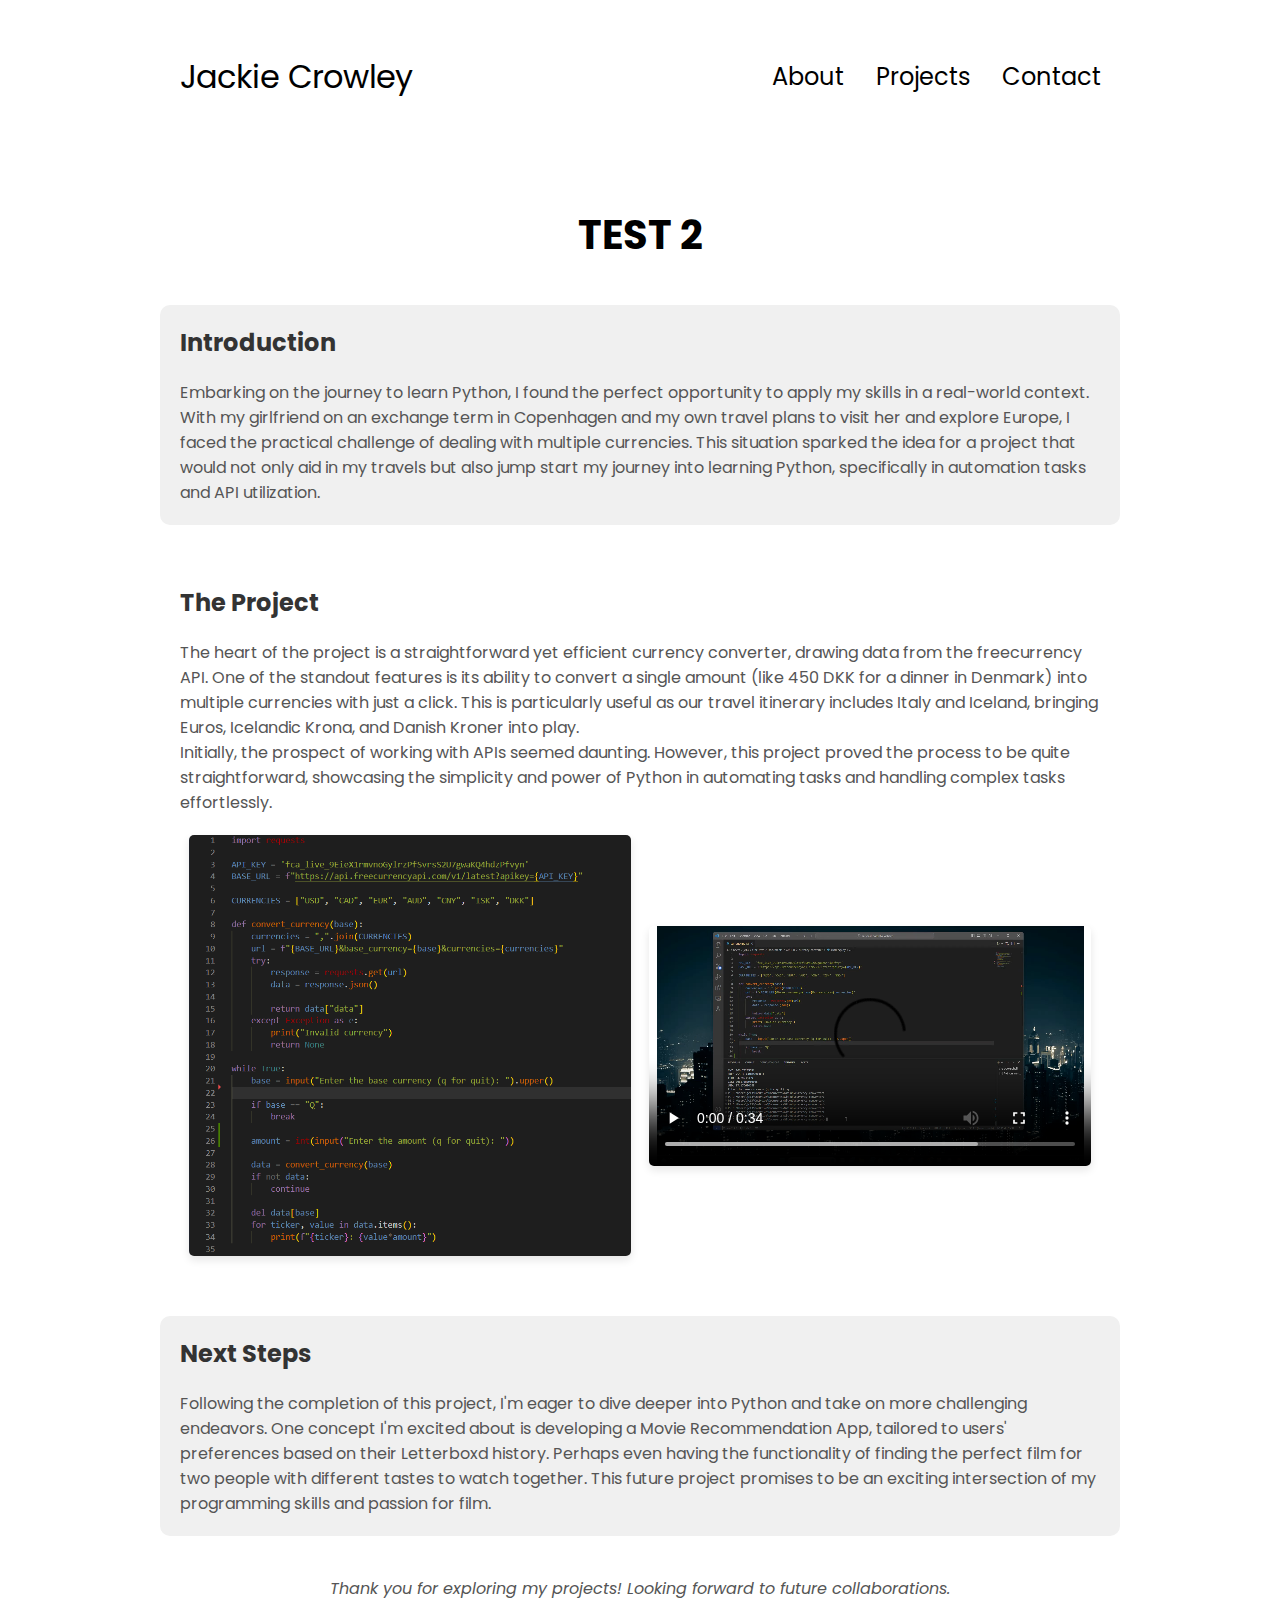
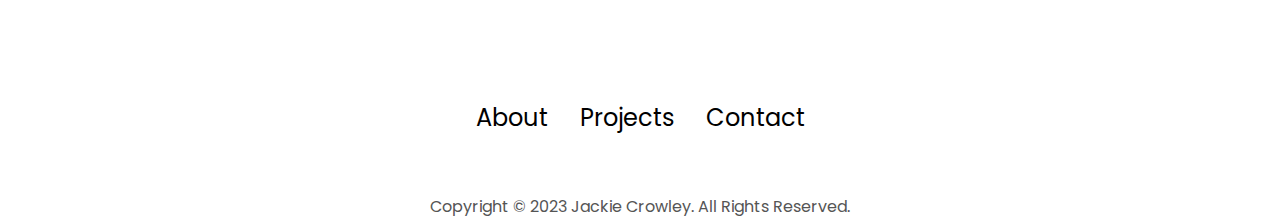
<file: project-six.html>
<!DOCTYPE html> 
<html lang="en">
<head>
    <meta charset="UTF-8">
    <meta name="viewport" content="width=device-width, initial-scale=1.0">
    <title>Jackie Crowley</title>
    <link rel="stylesheet" href="style.css">
    <link rel="stylesheet" href="mediaqueries.css">
</head>
<body>
    <nav id="desktop-nav">
        <div class="logo"><a href="index.html">Jackie Crowley</a></div>
        <div>
            <ul class="nav-links">
                <li><a href="index.html#about">About</a></li>
                <!--<li><a href="#experience">Experience</a></li>-->
                <li><a href="index.html#projects">Projects</a></li>
                <li><a href="index.html#contact">Contact</a></li>
            </ul>
        </div>
    </nav>
    <nav id="hamburger-nav">
        <div class="logo"><a href="index.html">Jackie Crowley</a></div>
        <div class="hamburger-menu">
          <div class="hamburger-icon" onclick="toggleMenu()">
            <span></span>
            <span></span>
            <span></span>
          </div>
          <div class="menu-links">
            <li><a href="index.html#about" onclick="toggleMenu()">About</a></li>
            <!--<li><a href="#experience" onclick="toggleMenu()">Experience</a></li>-->
            <li><a href="index.html#projects" onclick="toggleMenu()">Projects</a></li>
            <li><a href="index.html#contact" onclick="toggleMenu()">Contact</a></li>
          </div>
        </div>
    </nav>

    <!-- Unique Project Content -->
    <section id="currency-exchange-app">
      <h1 class="project-title">TEST 2</h1>

      <!-- Introduction Section -->
      <div class="section introduction" id="introduction">
          <h2>Introduction</h2>
          <p>Embarking on the journey to learn Python, I found the perfect opportunity to apply my skills in a real-world context. With my girlfriend on an exchange term in Copenhagen and my own travel plans to visit her and explore Europe, I faced the practical challenge of dealing with multiple currencies. This situation sparked the idea for a project that would not only aid in my travels but also jump start my journey into learning Python, specifically in automation tasks and API utilization.</p>
          <!-- Placeholder for an image if needed -->
          <!-- <img src="path-to-introduction-image.jpg" alt="Introduction Image" class="project-image"/> -->
      </div>

      <!-- The Project Section -->
      <div class="section project-details" id="project-details">
          <h2>The Project</h2>
          <p>The heart of the project is a straightforward yet efficient currency converter, drawing data from the freecurrency API. One of the standout features is its ability to convert a single amount (like 450 DKK for a dinner in Denmark) into multiple currencies with just a click. This is particularly useful as our travel itinerary includes Italy and Iceland, bringing Euros, Icelandic Krona, and Danish Kroner into play.</p>
          <p>Initially, the prospect of working with APIs seemed daunting. However, this project proved the process to be quite straightforward, showcasing the simplicity and power of Python in automating tasks and handling complex tasks effortlessly.</p>
          <div class="media-container">
            <img src="assets/screenshotcode.png" alt="Code Screenshot" class="code-image"/>
            <video class="app-video" controls>
                <source src="assets/video1.mp4" type="video/mp4">
                Your browser does not support the video tag.
            </video>
        </div>
      </div>

      <!-- Next Steps Section -->
      <div class="section next-steps" id="next-steps">
          <h2>Next Steps</h2>
          <p>Following the completion of this project, I'm eager to dive deeper into Python and take on more challenging endeavors. One concept I'm excited about is developing a Movie Recommendation App, tailored to users' preferences based on their Letterboxd history. Perhaps even having the functionality of finding the perfect film for two people with different tastes to watch together. This future project promises to be an exciting intersection of my programming skills and passion for film.</p>
      </div>

      <p class="closing-remark">Thank you for exploring my projects! Looking forward to future collaborations.</p>
  </section>

    <!-- Footer (same as your main page) -->
    <footer>
        <nav>
          <div class="nav-links-container">
            <ul class="nav-links">
              <li><a href="index.html#about">About</a></li>
              <li><a href="index.html#projects">Projects</a></li>
              <li><a href="index.html#contact">Contact</a></li>
            </ul>
          </div>
        </nav>
        <p>Copyright &#169; 2023 Jackie Crowley. All Rights Reserved.</p>
      </footer>
      <script src="script.js"></script>
</body>
</html>
</file>
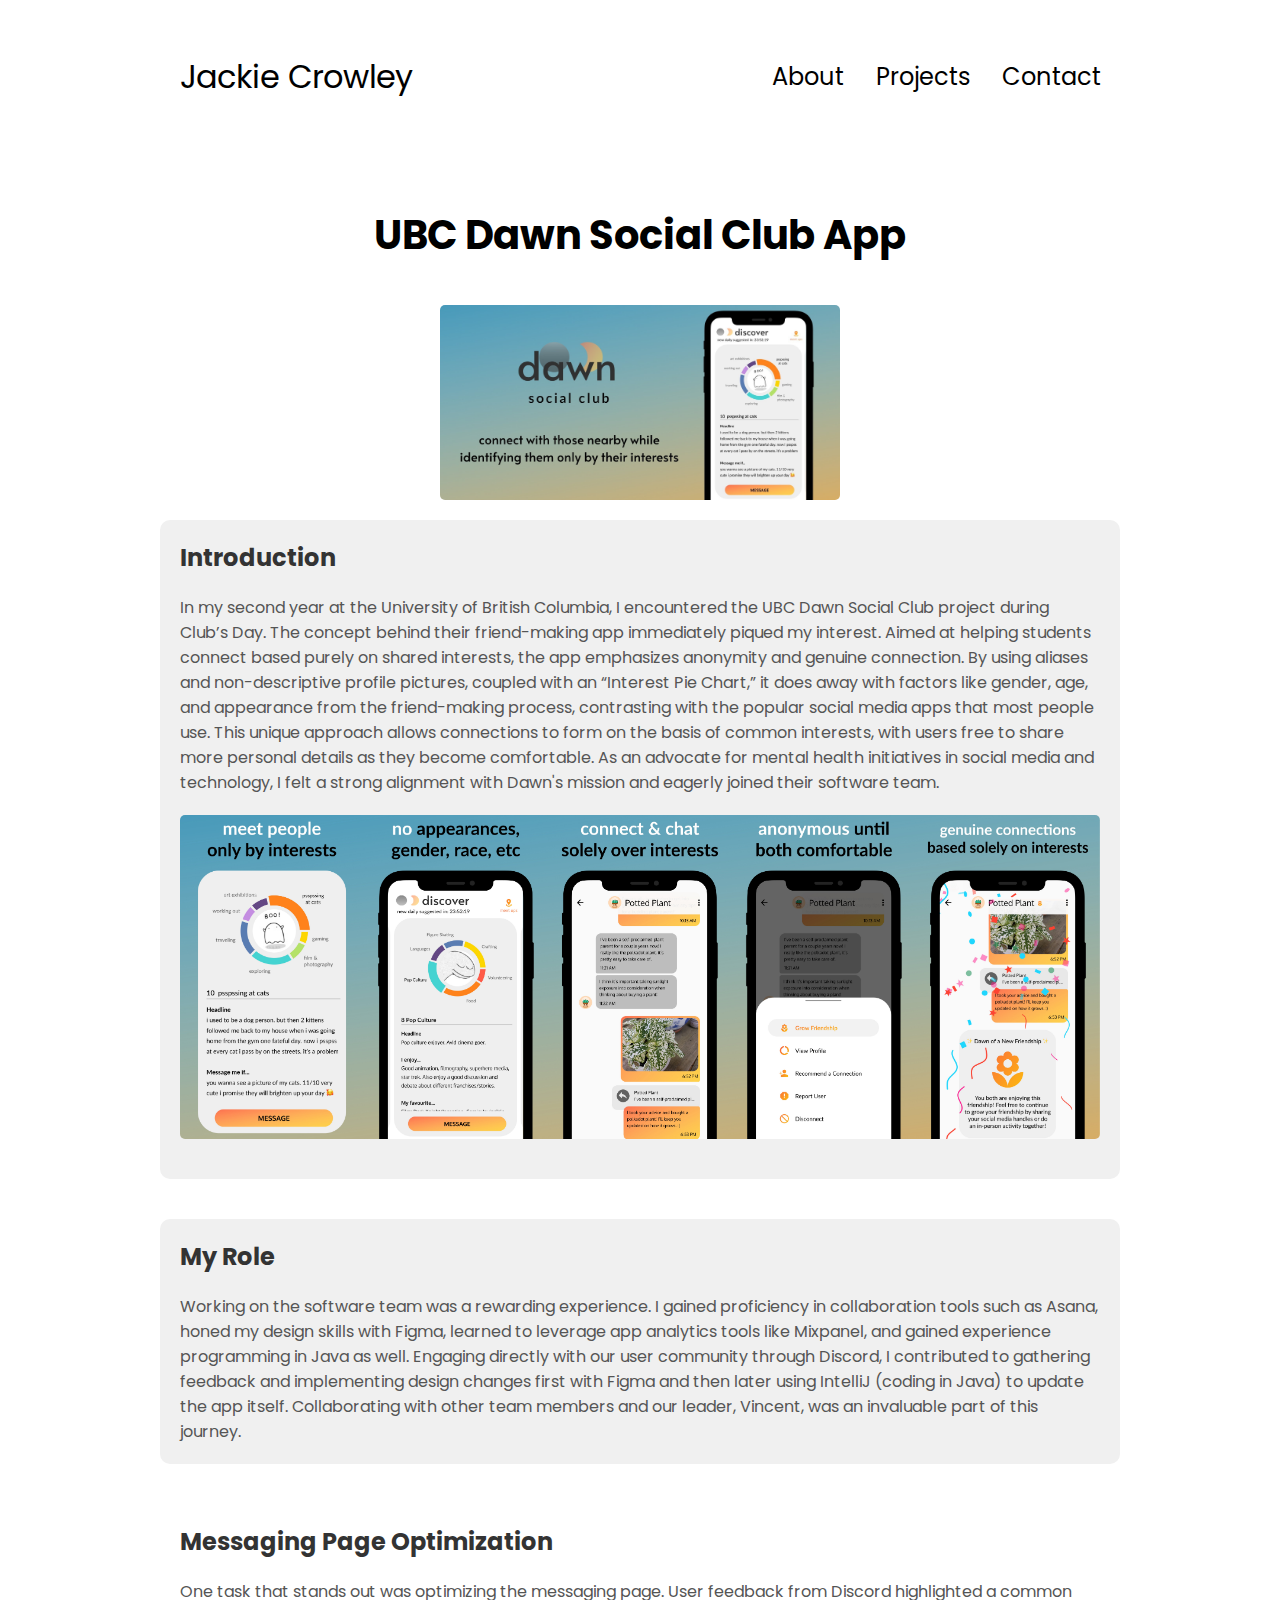
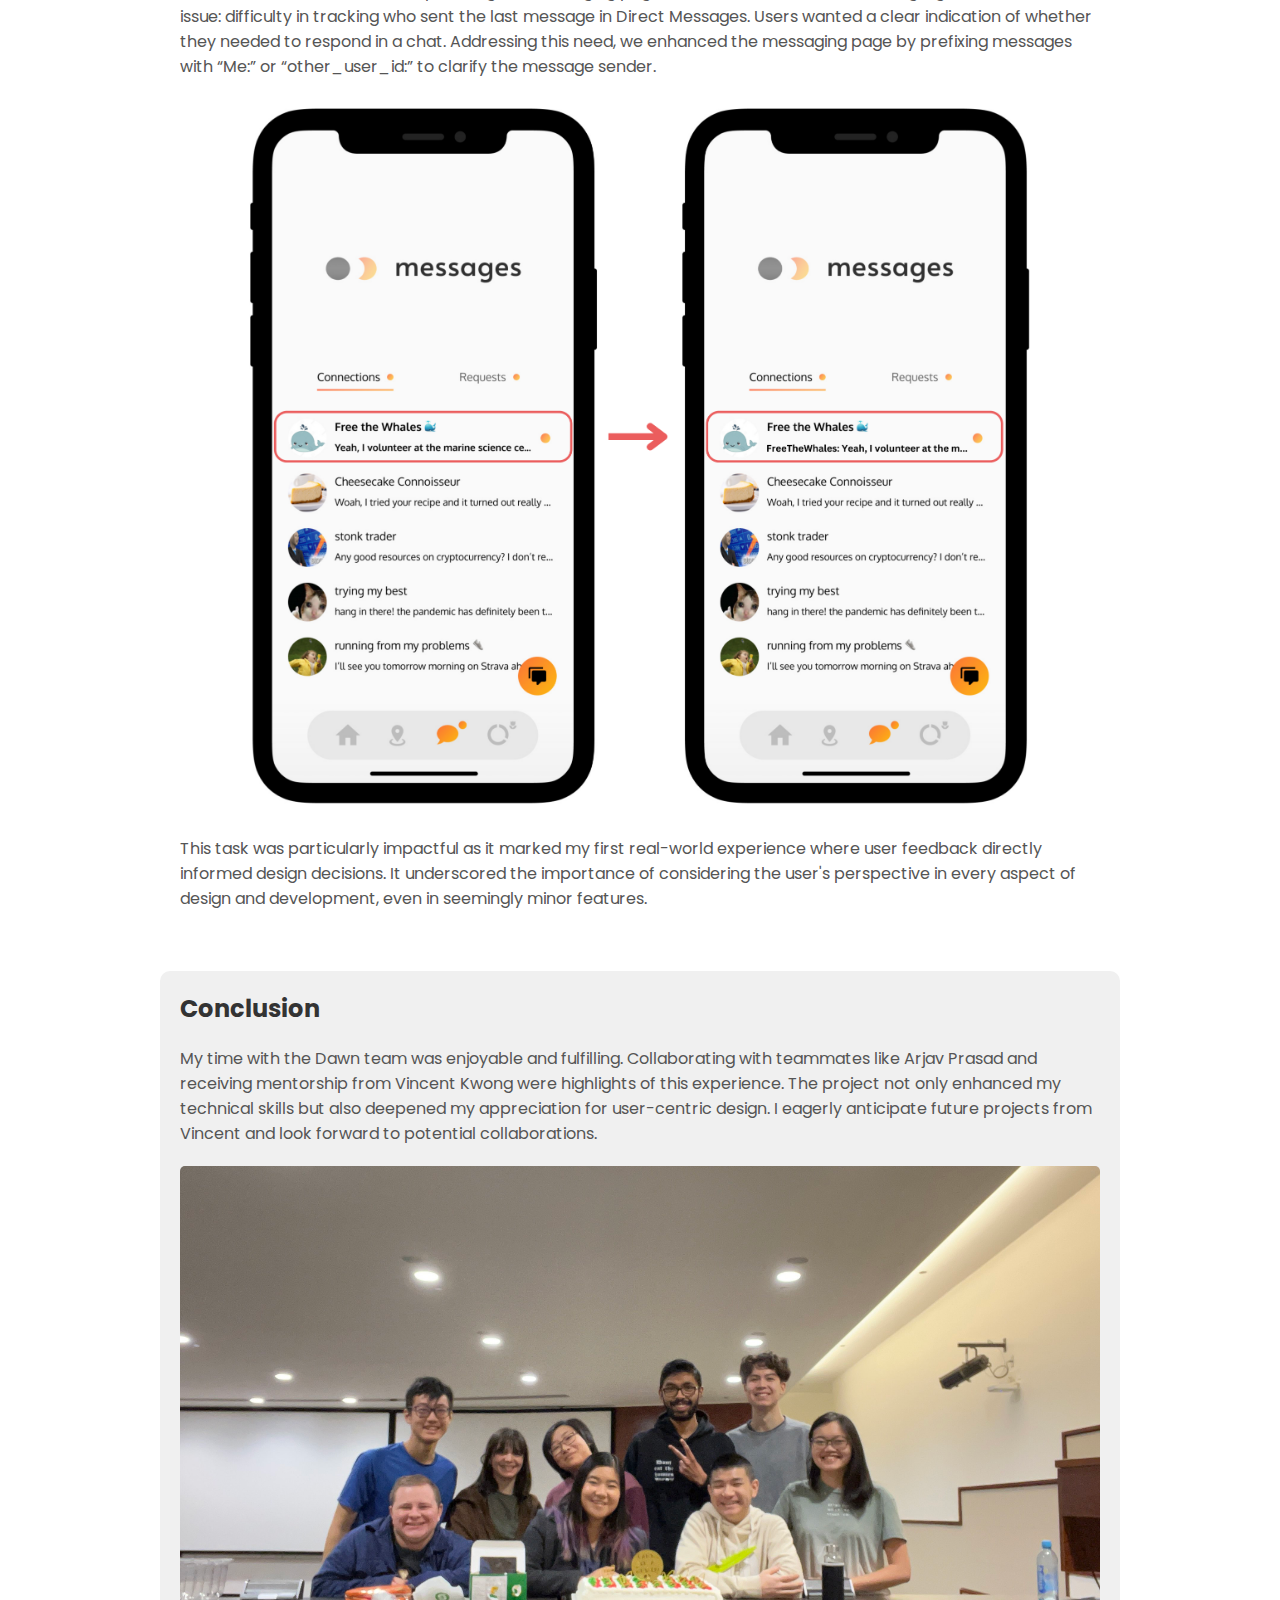
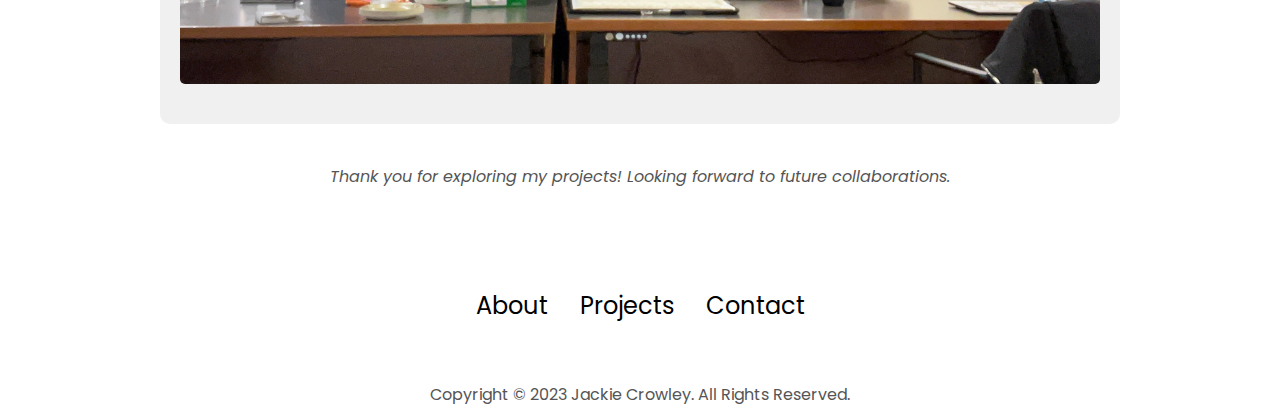
<file: project-two.html>
<!DOCTYPE html> 
<html lang="en">
<head>
    <meta charset="UTF-8">
    <meta name="viewport" content="width=device-width, initial-scale=1.0">
    <title>Jackie Crowley</title>
    <link rel="stylesheet" href="style.css">
    <link rel="stylesheet" href="mediaqueries.css">
</head>
<body>
    <nav id="desktop-nav">
        <div class="logo"><a href="index.html">Jackie Crowley</a></div>
        <div>
            <ul class="nav-links">
                <li><a href="index.html#about">About</a></li>
                <!--<li><a href="#experience">Experience</a></li>-->
                <li><a href="index.html#projects">Projects</a></li>
                <li><a href="index.html#contact">Contact</a></li>
            </ul>
        </div>
    </nav>
    <nav id="hamburger-nav">
        <div class="logo"><a href="index.html">Jackie Crowley</a></div>
        <div class="hamburger-menu">
          <div class="hamburger-icon" onclick="toggleMenu()">
            <span></span>
            <span></span>
            <span></span>
          </div>
          <div class="menu-links">
            <li><a href="index.html#about" onclick="toggleMenu()">About</a></li>
            <!--<li><a href="#experience" onclick="toggleMenu()">Experience</a></li>-->
            <li><a href="index.html#projects" onclick="toggleMenu()">Projects</a></li>
            <li><a href="index.html#contact" onclick="toggleMenu()">Contact</a></li>
          </div>
        </div>
    </nav>

    <!-- Unique Project Content -->
    <section id="ubc-dawn">
      <h1 class="project-title">UBC Dawn Social Club App</h1>
      <img src="assets/dawnlogo.jpg" alt="Dawn Logo" class="logo-image"/>

      <!-- Introduction Section -->
      <div class="section introduction" id="introduction">
          
          <h2>Introduction</h2>
          <p>In my second year at the University of British Columbia, I encountered the UBC Dawn Social Club project during Club’s Day. The concept behind their friend-making app immediately piqued my interest. Aimed at helping students connect based purely on shared interests, the app emphasizes anonymity and genuine connection. By using aliases and non-descriptive profile pictures, coupled with an “Interest Pie Chart,” it does away with factors like gender, age, and appearance from the friend-making process, contrasting with the popular social media apps that most people use. This unique approach allows connections to form on the basis of common interests, with users free to share more personal details as they become comfortable. As an advocate for mental health initiatives in social media and technology, I felt a strong alignment with Dawn's mission and eagerly joined their software team.</p>
          <img src="assets/dawnfunction.jpg" alt="Basic Functionality" class="project-image"/>
      </div>

      <!-- My Role Section -->
      <div class="section my-role" id="my-role">
          <h2>My Role</h2>
          <p>Working on the software team was a rewarding experience. I gained proficiency in collaboration tools such as Asana, honed my design skills with Figma, learned to leverage app analytics tools like Mixpanel, and gained experience programming in Java as well. Engaging directly with our user community through Discord, I contributed to gathering feedback and implementing design changes first with Figma and then later using IntelliJ (coding in Java) to update the app itself. Collaborating with other team members and our leader, Vincent, was an invaluable part of this journey.</p>
      </div>

      <!-- Messaging Page Optimization Section -->
      <div class="section messaging-page" id="messaging-page">
          <h2>Messaging Page Optimization</h2>
          <p>One task that stands out was optimizing the messaging page. User feedback from Discord highlighted a common issue: difficulty in tracking who sent the last message in Direct Messages. Users wanted a clear indication of whether they needed to respond in a chat. Addressing this need, we enhanced the messaging page by prefixing messages with “Me:” or “other_user_id:” to clarify the message sender.</p>
          <img src="assets/message.png" alt="Messaging Changes" class="message-image"/>
          <p>This task was particularly impactful as it marked my first real-world experience where user feedback directly informed design decisions. It underscored the importance of considering the user's perspective in every aspect of design and development, even in seemingly minor features.</p>
      </div>

      <!-- Conclusion Section -->
      <div class="section conclusion" id="conclusion">
          <h2>Conclusion</h2>
          <p>My time with the Dawn team was enjoyable and fulfilling. Collaborating with teammates like Arjav Prasad and receiving mentorship from Vincent Kwong were highlights of this experience. The project not only enhanced my technical skills but also deepened my appreciation for user-centric design. I eagerly anticipate future projects from Vincent and look forward to potential collaborations.</p>
          <img src="assets/dawnfriends.jpg" alt="Me and Friends from Dawn" class="project-image"/>
      </div>

      <p class="closing-remark">Thank you for exploring my projects! Looking forward to future collaborations.</p>
  </section>


    <!-- Footer (same as your main page) -->
    <footer>
        <nav>
          <div class="nav-links-container">
            <ul class="nav-links">
              <li><a href="index.html#about">About</a></li>
              <li><a href="index.html#projects">Projects</a></li>
              <li><a href="index.html#contact">Contact</a></li>
            </ul>
          </div>
        </nav>
        <p>Copyright &#169; 2023 Jackie Crowley. All Rights Reserved.</p>
      </footer>
      <script src="script.js"></script>
</body>
</html>
</file>
<file: style.css>
/*GENERAL (OLD DESIGN/// NEW DESIGN BELOW)*/


@import url('https://fonts.googleapis.com/css2?family=Poppins:wght@300;400;500;600&display=swap');


* {
    margin: 0;
    padding: 0;
}

body {
    font-family: 'Poppins', sans-serif;
}

html {
    scroll-behavior: smooth;
}

p {
    color: rgb(85, 85, 85);
}

/*TRANSITION */

a, 
.btn {
    transition: all 300ms ease;
}

 /*DESKTOP NAV */

nav, 
.nav-links {
    display: flex;
}

nav {
    justify-content: space-around;
    align-items: center;
    height: 17vh;
}

.nav-links {
    gap: 2rem;
    list-style: none;
    font-size: 1.5rem;
}

a {
    color: black;
    text-decoration: none;
    text-decoration-color: white;
}

a:hover {
    color: grey;
    text-decoration: underline;
    text-underline-offset: 1rem;
    text-decoration-color: rgb(181, 181, 181);
}

.logo {
    font-size: 2rem;
}

.logo:hover {
    cursor: default;
}


 /*HAMBURGER MENU */

#hamburger-nav {
    display: none;
}

.hamburger-menu {
    position: relative;
    display: inline-block;
}

.hamburger-icon {
    display: flex;
    flex-direction: column;
    justify-content: space-between;
    height: 24px;
    width: 30px;
    cursor: pointer;
}

.hamburger-icon span {
    width: 100%;
    height: 2px;
    background-color: black;
    transition: all 0.3 ease-in-out;
}

.menu-links {
    position: absolute;
    top: 100%;
    right: 0%;
    background-color: white;
    width: fit-content;
    max-height: 0;
    overflow: hidden;
    transition: all 0.3 ease-in-out;
}

.menu-links a {
    display: block;
    padding: 10px;
    text-align: center;
    font-size: 1.5rem;
    color: black;
    text-decoration: none;
    transition: all 0.3 ease-in-out;
}

.menu-links li {
    list-style: none;
}

.menu-links.open {
    max-height: 300px;
}

.hamburger-icon.open span:first-child {
    transform: rotate(45deg) translate(10px, 5px);
    
}

.hamburger-icon.open span:nth-child(2) {
    opacity: 0;

}

.hamburger-icon.open span:last-child {
    transform: rotate(-45deg) translate(10px, -5px);

}

.hamburger-icon span:first-child {
    transform: none;
}

.hamburger-icon span:first-child {
    opacity: 1;
}

.hamburger-icon span:first-child {
    transform: none;
}

 /*SECTION */

section {
    padding-top: 4vh;
    margin: 0 10rem;
    box-sizing: border-box;
    min-height: 96vh;
}

.section-container {
    display: flex;
}


/*PROFILE SECTION */

#profile {
    display: flex;
    justify-content: center;
    gap: 5rem;
    height: 80vh;
    text-align: center;
    padding: 40px 0;
}

.section__pic-container {
    display: flex;
    height: 400px;
    width: 400px;
    margin: 0 auto;
    margin: auto 0;
}

.section__text {
    align-self: center;
    text-align: center;
}

.section__text p {
    font-weight: 600;
}

.section__text__p1 {
    text-align: center;
}

.section__text__p2 {
    font-size: 1.2rem;
    margin-bottom: 1rem;
}

.title {
    font-size: 2.5rem;
    text-align: center;
}



#socials-container {
    display: flex;
    justify-content: center;
    margin-top: 1rem;
    gap: 1rem;
}

 /*ICONs */

.icon {
    cursor: pointer;
    height: 2rem;
}

 /*BUTTONS */

.btn-container {
    display: flex;
    justify-content: center;
    gap: 1rem;
}

.btn {
    font-weight: 600;
    transition: all 300ms ease;
    padding: 1rem;
    width: 8rem;
    border-radius: 2rem;
}

.btn-color-1, .btn-color-2 {
    border: rgb(53,53,53) 0.1rem solid;
}

.btn-color-1:hover, .btn-color-2:hover {
    cursor: pointer;
}

.btn-color-1, .btn-color-2:hover {
    background: rgb(53,53,53);
    color: white;
}

.btn.color-1:hover {
    background: rgb(0,0,0);
}

.btn-color-2 {
    background: none;
}

.btn-color-2:hover {
    border: rgb(255,255,255) 0.1rem solid;
}

.btn-container {
    gap: 1rem;
}


/*ABOUT SECTION */

#about {
    display: flex;
    flex-direction: column;
    align-items: center;
}

.about-container {
    display: flex;
    gap: 20px;
    align-items: start;
    margin-top: 20px;
}

.profile-pic-container{
    flex: 0 0 auto;
    width: 400px;
}

.about-pic {
    width: 100%;
    max-width: 400px;
    border-radius: 20px;
}

.details-container {
    flex: 1;
    display: flex;
    flex-direction: column;
    gap: 15px;
    max-width: 90%;
}

.intro-container, .current-activities {
    background-color: #f9f9f9;
    padding: 15px;
    border-radius: 10px;
}

.rounded-rectangle {
    background-color: #e0e0e0;
    border-radius: 15px;
    padding: 5px 10px;
    margin-top: 10px;
    display: inline-flex;
    align-items: center;
    gap: 5px;
}

.activities-container {
    display: flex;
    justify-content: space-around;
    gap: 10px;
}

.activity {
    flex-basis: 30%; /* Adjust the width of each column */
    display: flex;
    flex-direction: column;
    align-items: center; /* Centers content in the column */
    margin-top: 10px;
    max-width: 300px;
}

.activity p {
    text-align: center; /* Centers the text */
    margin-bottom: 5px;
}

.activity-image {
    width: 70%; /* Makes image take full width of the column */
    height: auto;
    border-radius: 10px; /* Optional rounded corners */
}

.square-image {
    aspect-ratio: 600 / 600; /* Aspect ratio for square images */
}

.rectangle-image {
    aspect-ratio: 1200 / 1778; /* Aspect ratio for rectangle images */
}

.emoji {
    font-size: 1.5em;
}

.intro-paragraph {
    padding: 20px 0 20px;
}





/* PROJECTS SECTION */

#projects {
    position: relative;
    text-align: center;
  }

  .projects-container {
    display: flex;
    justify-content: space-around;
    gap: 20px;
    align-items: start;
    width: 100%;
    margin-top: 80px;
  }

  .project {
    flex-basis: 40%; /* Adjust the width of each project */
    max-width: 40%; /* Maximum width of each project */
    margin: 0; /* Spacing around each project */
  }

  .project-image-container {
    position: relative;
    width: 100%;
    display: inline-block;
  }


  
  .color-container {
    background: transparent;
    border: none;
    padding: 20px;
    display: inline-block;
    margin: 15px;
  }
  
  .project-img {
    border-radius: 0;
    width: 100%;
    height: auto;
    aspect-ratio: 2100 / 1800;
  }
  
  .project-title {
    margin: 1rem;
    color: black;
    font-size: 1.2rem;
  }
  
  .project-btn {
    color: white;
    background-color: grey; /* Example primary color */
    border: none;
    padding: 10px 20px;
    border-radius: 5px; /* Slightly rounded edges for buttons */
    margin-top: 10px; /* Spacing above buttons */
    text-transform: uppercase; /* Capitalize button text */
    font-weight: bold;
    transition: background-color 0.3s ease; /* Smooth transition for hover effect */
}

.project-link {
    text-decoration: none; /* Removes underline from links */
    color: inherit; /* Keeps the color same as the h2 tag */
  }
  
  .project-link:hover, .project-link:focus {
    text-decoration: underline; /* Adds an underline on hover for visual feedback */
  }

  .article-container {
    position: relative;
    width: 100%;
  }
  
  .overlay {
    position: absolute;
    top: 0;
    bottom: 0;
    left: 0;
    right: 0;
    height: 99%;
    width: 100%;
    opacity: 0;
    transition: .3s ease;
    background-color: rgba(255, 255, 255, 0.8); /* Opaque grey */
    display: flex;
    align-items: center;
    justify-content: center;
  }
  
  .project-image-container:hover .overlay {
    opacity: 1;
  }
  
  .text {
    color: white;
    font-size: 15px;
    text-align: center;
    padding: 10px;
  }

  .overlay .project-details {
    text-align: left;
    color: white; /* Default text color */
    padding: 10px; /* Add some padding */
    display: flex;
    flex-direction: column;
    justify-content: start;
    align-items: flex-start; /* Align text to the start (left) */
  }
  
  .overlay .project-details .statusinprog{
    color: #ff8c00; /* Orange-ish color */
    font-weight: bold; /* Make it bold */
  }

  .overlay .project-details .statuscomplete{
    color: #28a745; /* Orange-ish color */
    font-weight: bold; /* Make it bold */
  }

  .overlay .project-details .statuscomingsoon{
    color: #284ca7; /* Orange-ish color */
    font-weight: bold; /* Make it bold */
  }

  
  



  /* CONTACT */

#contact {
    display: flex;
    justify-content: center;
    flex-direction: column;
    height: 70vh;
  }
  
  .contact-info-upper-container {
    display: flex;
    justify-content: center;
    border-radius: 2rem;
    border: rgb(53, 53, 53) 0.1rem solid;
    border-color: rgb(163, 163, 163);
    background: (250, 250, 250);
    margin: 2rem auto;
    padding: 0.5rem;
  }
  
  .contact-info-container {
    display: flex;
    align-items: center;
    justify-content: center;
    gap: 0.5rem;
    margin: 1rem;
  }
  
  .contact-info-container p {
    font-size: larger;
  }
  
  .contact-icon {
    cursor: default;
  }
  
  .email-icon {
    height: 2.5rem;
  }



    /* JUNO Learning Page */
    #juno-learning .project-title {
        text-align: center;
        margin-bottom: 40px;
        font-size: 2.5rem;
    }
    
    #juno-learning .section,
    #ete-redesign .section {
        margin-bottom: 40px;
        padding: 20px;
        border-radius: 10px;
    }
    
    #juno-learning .genesis,  
    #juno-learning .next-steps, 
    #juno-learning .lessons-learned, 
    #ete-redesign .overview,
    #ete-redesign .design-process,
    #ete-redesign .outcome{
        background-color: #f0f0f0; /* Light grey background */
    }
    
    #juno-learning .design, 
    #juno-learning .figma-mockups, 
    #juno-learning .key-features, 
    #juno-learning .problem {
        background-color: #ffffff; /* White background */
    }
    
    #juno-learning h2 {
        color: #333333; /* Darker text for headings */
        margin-bottom: 20px;
    }
    
    #juno-learning .project-image {
        width: 100%;
        height: auto;
        margin-top: 20px;
        border-radius: 5px;
    }

    #ete-redesign .project-image {
        width: 50%;
        border-radius: 20px;
    }

    #juno-learning .percentages {
            display: flex;
            justify-content: space-around;
            gap: 20px;
            align-items: start;
            width: 100%;
            margin-top: 40px;
            margin-bottom: 40px;
    }

    #juno-learning .percentage-icons {
        height: 100px;

    }

    #juno-learning .persona-div {
        
        align-items: left;
    }

    #juno-learning .persona {
        height: 200px;
        align-self: left;
    }
    
    #juno-learning .closing-remark {
        text-align: center;
        margin-top: 40px;
        font-style: italic;
    }

    #juno-learning .logo-image,
    #ete-redesign .logo-image {
        width: 100%; /* Set the width to 100% of the container */
        height: auto; /* Height will scale automatically */
        max-width: 600px; /* Maximum width, adjust as needed */
        display: block; /* Display as a block */
        margin: 20px auto; /* Center the image with auto margins */
        border-radius: 5px; /* Optional: rounded corners */
        
    }

    /* UBC Dawn App Page */
    #ubc-dawn .project-title {
        text-align: center;
        margin-bottom: 40px;
        font-size: 2.5rem;
    }
    
    #ubc-dawn .section {
        margin-bottom: 40px;
        padding: 20px;
        border-radius: 10px;
    }
    
    #ubc-dawn .introduction, 
    #ubc-dawn .my-role, 
    #ubc-dawn .conclusion {
        background-color: #f0f0f0; /* Light grey background */
    }
    
    #ubc-dawn .messaging-page {
        background-color: #ffffff; /* White background */
    }
    
    #ubc-dawn h2 {
        color: #333333; /* Darker text for headings */
        margin-bottom: 20px;
    }
    
    #ubc-dawn .project-image {
        width: 100%;
        height: auto;
        margin-top: 20px;
        border-radius: 5px;
    }
    
    #ubc-dawn .closing-remark {
        text-align: center;
        margin-top: 40px;
        font-style: italic;
    }

    #ubc-dawn .logo-image{
        width: 100%; /* Set the width to 100% of the container */
        height: auto; /* Height will scale automatically */
        max-width: 400px; /* Maximum width, adjust as needed */
        display: block; /* Display as a block */
        margin: 20px auto; /* Center the image with auto margins */
        border-radius: 5px; /* Optional: rounded corners */
        
    }

    #ubc-dawn .message-image{
        width: 100%; /* Set the width to 100% of the container */
        height: auto; /* Height will scale automatically */
        max-width: 800px; /* Maximum width, adjust as needed */
        display: block; /* Display as a block */
        margin: 20px auto; /* Center the image with auto margins */
        border-radius: 5px; /* Optional: rounded corners */
        
    }



    #ubc-dawn .project-image {
        width: 100%; /* Set the width to 100% of the container */
        height: auto; /* Height will scale automatically */
        max-width: 1000px; /* Maximum width, adjust as needed */
        display: block; /* Display as a block */
        margin: 20px auto; /* Center the image with auto margins */
        border-radius: 5px; /* Optional: rounded corners */
    }
    

    /* Currency Exchange App */
    #currency-exchange-app .project-title {
        text-align: center;
        margin-bottom: 40px;
        font-size: 2.5rem;
    }
    
    #currency-exchange-app .section {
        margin-bottom: 40px;
        padding: 20px;
        border-radius: 10px;
    }
    
    #currency-exchange-app .introduction, 
    #currency-exchange-app .next-steps {
        background-color: #f0f0f0; /* Light grey background */
    }
    
    #currency-exchange-app .project-details {
        background-color: #ffffff; /* White background */
    }
    
    #currency-exchange-app h2 {
        color: #333333; /* Darker text for headings */
        margin-bottom: 20px;
    }
    
    #currency-exchange-app .project-image {
        width: 100%;
        height: auto;
        margin-top: 20px;
        border-radius: 5px;
    }
    
    #currency-exchange-app .closing-remark {
        text-align: center;
        margin-top: 40px;
        font-style: italic;
    }

    #currency-exchange-app .media-container {
        display: flex;
        justify-content: space-around;
        align-items: center;
        margin-top: 20px;
        
    }
    
    #currency-exchange-app .code-image, 
    #currency-exchange-app .app-video {
        width: 48%; /* Adjust the width as needed */
        height: auto;
        border-radius: 5px;
        box-shadow: 0 4px 8px rgba(0,0,0,0.1); /* Optional: Adds shadow for depth */
    }
    
    #currency-exchange-app .app-video {
        max-height: 240px; /* Adjust the height as needed */
    }
    
    
    
  
  /* FOOTER SECTION */
  
  footer {
    clear: both;
    padding-top: 40px; /* Add padding to create space */
    height: auto;
    margin: 0 1rem;
  }
  
  footer p {
    text-align: center;
  }
</file>
<file: mediaqueries.css>
@media screen and (max-width: 1400px) {
    #profile {
      height: 83vh;
      margin-bottom: 6rem;
    }
    .about-containers {
      flex-wrap: wrap;
    }
    #contact,
    #projects {
      height: fit-content;
    }
  }
  
  @media screen and (max-width: 1200px) {
    #desktop-nav {
      display: none;
    }
    #hamburger-nav {
      display: flex;
    }
    #experience,
    .experience-details-container {
      margin-top: 2rem;
      height: fit-content;
    }
    #profile,
    .section-container {
      display: block;
      height:fit-content;
    }
    .arrow {
      display: none;
    }
    section,
    .section-container {
      height: fit-content;
    }
    section {
      margin: 0 5%;
    }
    .section__pic-container {
      width: 275px;
      height: 275px;
      margin: 0 auto 2rem;
    }
    .about-containers {
      margin-top: 0;
    }
    .project-details{
        font-size: 12px;
    }
  }
  
  @media screen and (max-width: 600px) {
    #contact,
    footer {
      height: 40vh;
    }
    #profile {
      height: 83vh;
      margin-bottom: 0;
    }
    #about {
        height: fit-content;
    }
    
    
    article {
      font-size: 1rem;
    }
    footer nav {
      height: fit-content;
      margin-bottom: 2rem;
    }
    .about-containers,
    .contact-info-upper-container,
    .btn-container, .about-container{
      flex-wrap: wrap;
      justify-content: center;
    }

    .about-pic, .details-container{
        flex: wrap;
        size: 50%;
        align-items: center;
        display: flex;
        justify-content: center;
    }

    .contact-info-container {
      margin: 0;
    }
    .contact-info-container p,
    .nav-links li a {
      font-size: 1rem;
    }
    
    #about .curractivities{
        font-size: 10px;
    }

    .logo {
      font-size: 1.5rem;
    }
    .nav-links {
      flex-direction: column;
      gap: 0.5rem;
      text-align: center;
    }

    .section__pic-container, .profile-pic-container {
      width: auto;
      height: 46vw;
      justify-content: center;
    }

    .section__text__p2 {
      font-size: 1.25rem;
    }
    .title {
      font-size: 2rem;
    }
    .text-container {
      text-align: justify;
    }

    .about-pic{
        max-width: 180px;
        justify-content: center;
        
    }

    .figcaption {
        font-size: 65%;
    }

    .activity-image{
        width: 80px;
    }






    .project-img, .project-image-container {
        width: 100%;
        height: auto;
    }

    .overlay {
        width: 100%;
    }

    .projects-container {
        flex-direction: column;
        align-items: center;

    }

    .project {
        width: 90%;
    }


    .overlay, .project-details {
        width: 100%;
        box-sizing: border-box;
    }

    .project-title {
        font-size: smaller;
        height: 50px;
    }

    .project-details {
        font-size: 15px;
    }

    .projects-container {
        width: 100%; /* Ensures the container takes up full width */
        display: flex;
        flex-wrap: wrap;
        justify-content: space-around; /* Adjust as needed */
    }
    
    .project {
        width: 100%; /* Adjust based on preference, 100% for full width on small screens */
        max-width: 320px; /* Or any max-width that suits your design */
        margin: 0 auto; /* Centers the project if not full-width */
    }
    
    

    

    

    
  }
</file>
<file: style1.css>
body {
    text-align: center;
    font-family: Arial, sans-serif;
    padding: 20px;
}

#photo-gallery {
    margin: 40px 0;
    display: flex;
    justify-content: center;
    gap: 10px;
}

.gallery-img {
    width: 400px; /* Adjust based on your preference */
    height: 400px; /* Adjust based on your preference */
    object-fit: cover;
    border-radius: 10px;
    opacity: 0;
    transform: scale(0.5);
    transition: all 0.5s ease-in-out;
}

h2 {
    color: #ff1493;
    margin: 20px 0;
    font-size: 50px;
}

h3 {
    text-align: left;
}

h4 {
    text-align: left;
    font-style: italic;
}



#valentineForm label {
    margin: 50px;
    display: inline-block;
}

/* Simple wiggle animation for the "No" button */
@keyframes wiggle {
    0%, 100% { transform: rotate(-5deg); }
    50% { transform: rotate(5deg); }
}




/* Responsive adjustments */
@media (max-width: 768px) {
    .gallery-img {
        width: 80px; /* Smaller images on smaller screens */
        height: 80px;
    }

    #valentineForm label {
        font-size: 16px; /* Larger form elements for easier interaction */
    }

    h2 {
        font-size: 24px; /* Adjust heading size for readability */
    }
}

@media (max-width: 480px) {
    .gallery-img {
        width: 150px; /* Even smaller images for very small screens */
        height: 150px;
    }

    #valentineForm label {
        font-size: 14px; /* Adjust form size for small screens */
    }

    h2 {
        font-size: 20px; /* Smaller heading for smaller screens */
    }

    h3 {
        font-size: 15px; /* Smaller heading for smaller screens */
    }
}
</file>
